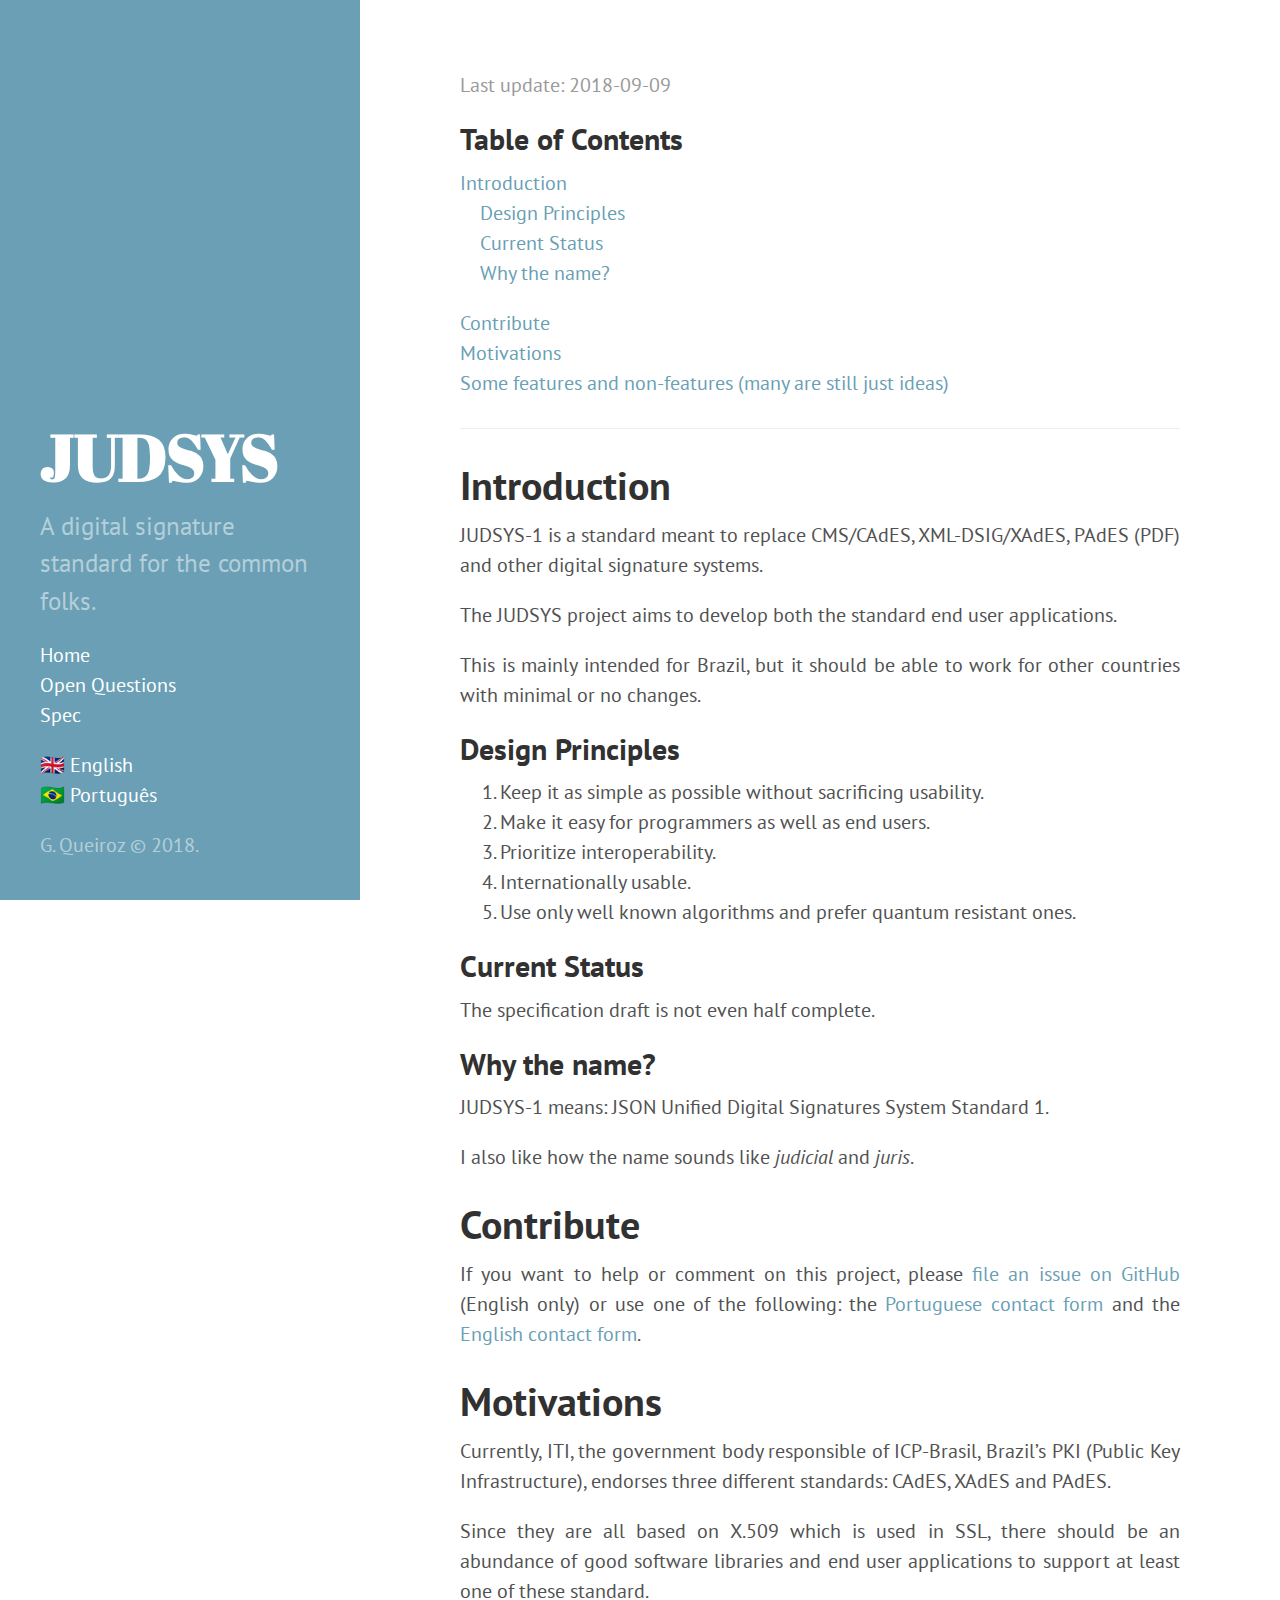
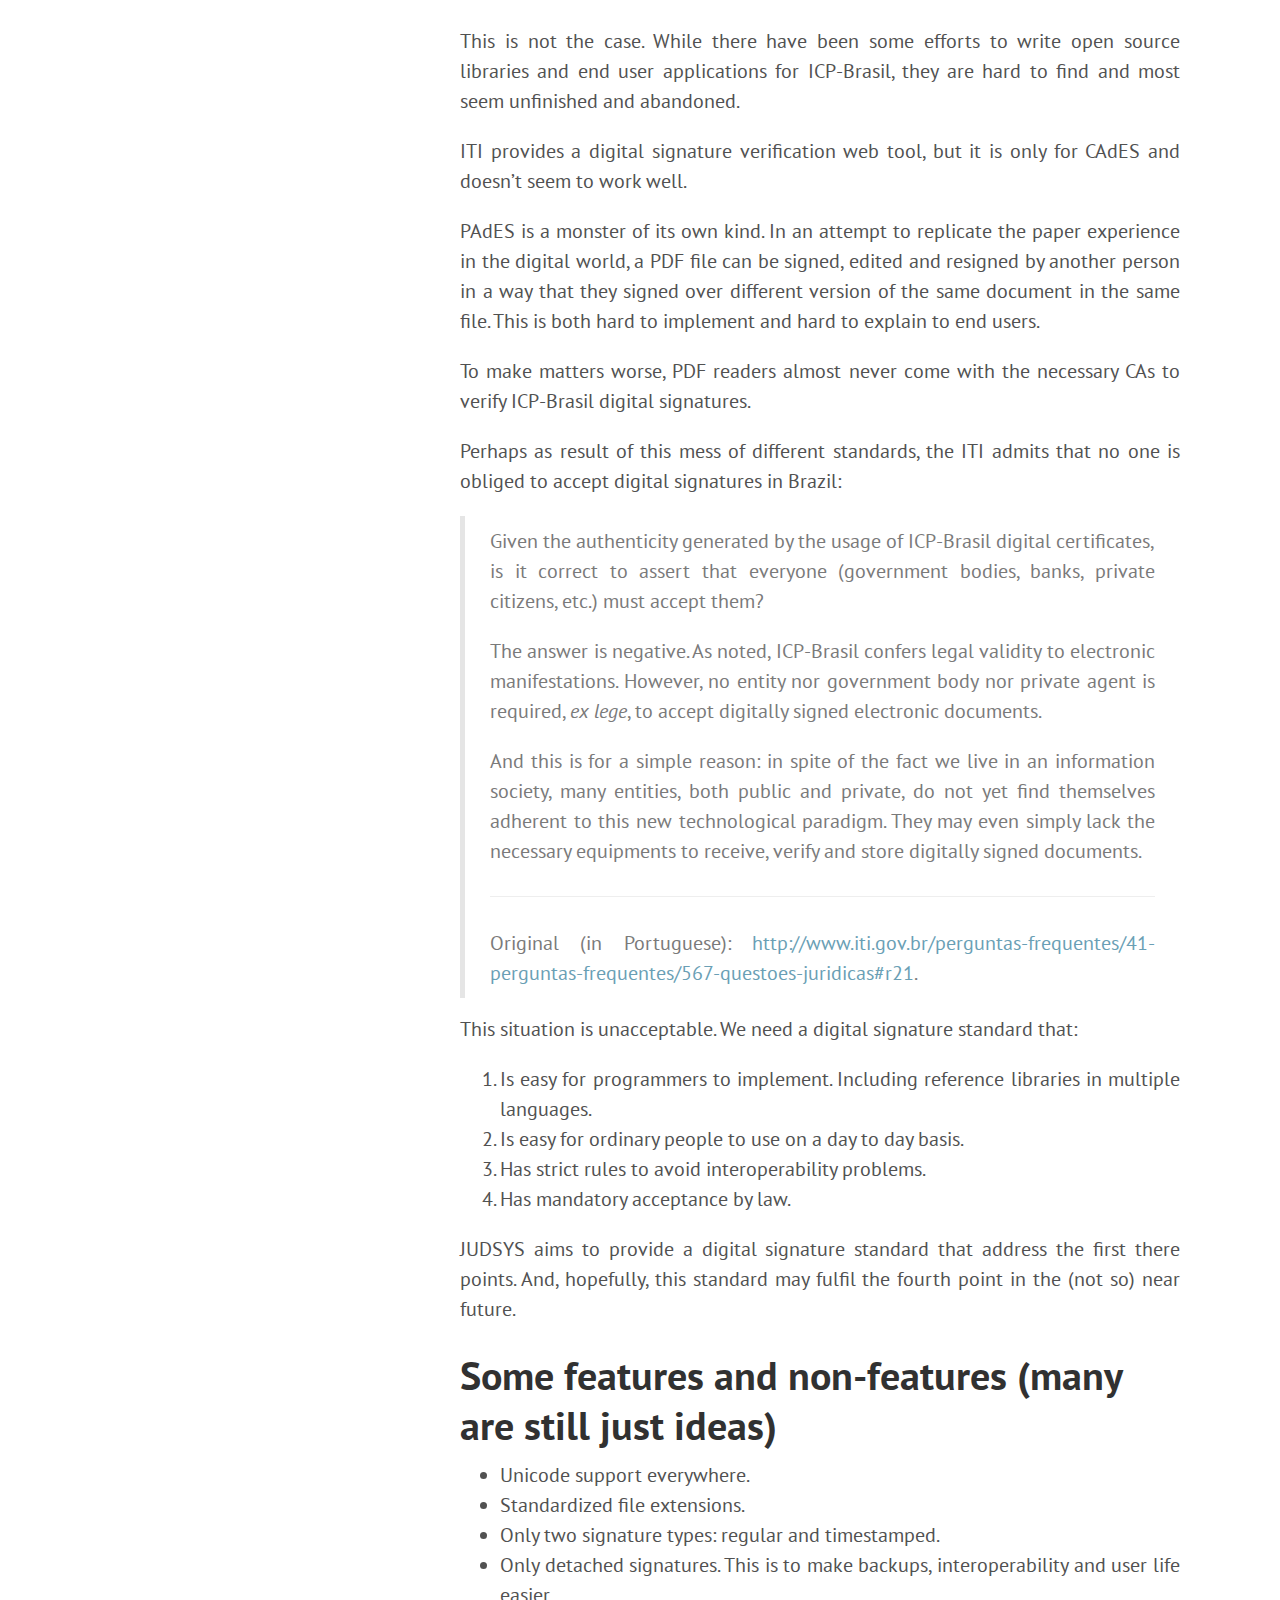
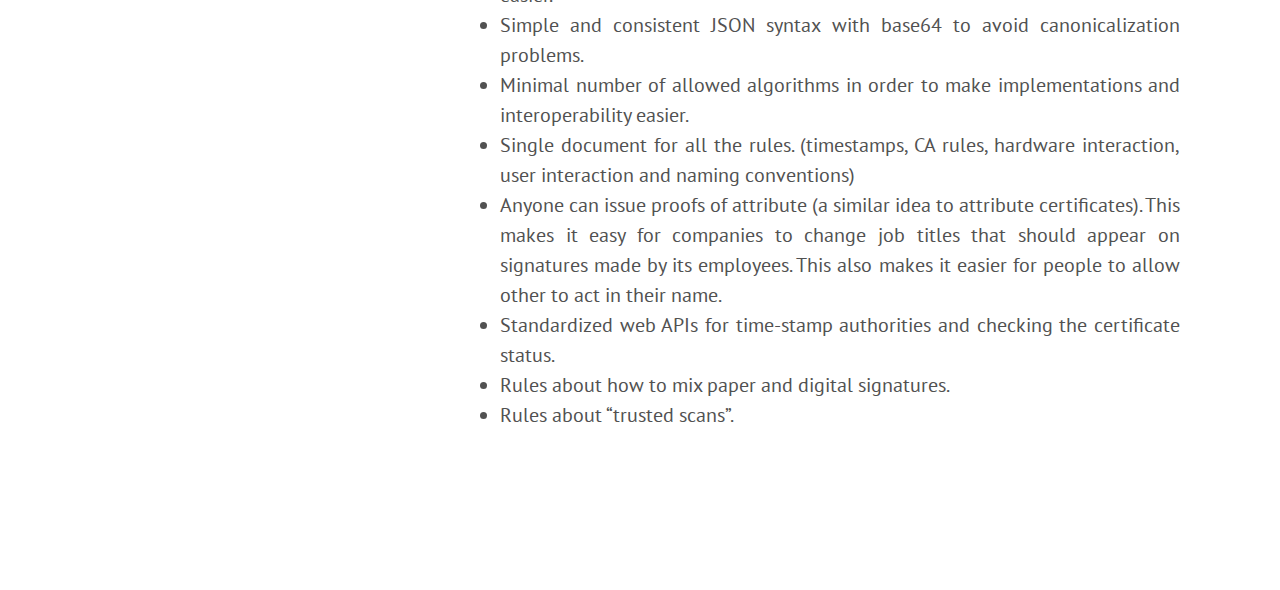
<file: en/index.html>
<!DOCTYPE html>
<html xmlns="http://www.w3.org/1999/xhtml" xml:lang="en" lang="en">
<head>
  <link href="//gmpg.org/xfn/11" rel="profile">
  <meta http-equiv="content-type" content="text/html; charset=utf-8">
  <meta name="generator" content="Hugo 0.47.1" />

  
  <meta name="viewport" content="width=device-width, initial-scale=1.0, maximum-scale=1">

  <title>JUDSYS</title>

  
  <link type="text/css" rel="stylesheet" href="https://judsys.github.io/css/print.css" media="print">
  <link type="text/css" rel="stylesheet" href="https://judsys.github.io/css/poole.css">
  <link type="text/css" rel="stylesheet" href="https://judsys.github.io/css/syntax.css">
  <link type="text/css" rel="stylesheet" href="https://judsys.github.io/css/hyde.css">
    <link rel="stylesheet" href="https://fonts.googleapis.com/css?family=Abril+Fatface|PT+Sans:400,400i,700">


  
  <link rel="apple-touch-icon-precomposed" sizes="144x144" href="/apple-touch-icon-144-precomposed.png">
  <link rel="shortcut icon" href="/favicon.png">

  
  <link href="https://judsys.github.io/en/index.xml" rel="alternate" type="application/rss+xml" title="JUDSYS" />

  
</head>

  <body class="theme-base-0d ">
  <div class="sidebar">
  <div class="container sidebar-sticky">
    <div class="sidebar-about">
      <a href="/en/"><h1>JUDSYS</h1></a>
      <p class="lead">
      A digital signature standard for the common folks.
      </p>
    </div>
    
    <ul class="sidebar-nav">
      <li><a href="/en/">Home</a> </li>
      <li><a href="/en/open_questions"> Open Questions </a></li><li><a href="/en/spec"> Spec </a></li>
    </ul>

    <ul class="sidebar-nav">
  
  <li><a href="https://judsys.github.io/en/">🇬🇧 English</a></li>
  
  <li><a href="https://judsys.github.io/pt/">🇧🇷 Português</a></li>
  
</ul>


    <p>G. Queiroz &copy; 2018.</p>
  </div>
</div>

    <div class="content container">
    <div class="post">
  <span class="post-date">Last update: 2018-09-09</span>
  
<aside>
    <header>
    <h2>Table of Contents</h2>
    </header>
    <nav id="TableOfContents">
<ul>
<li><a href="#introduction">Introduction</a>
<ul>
<li><a href="#design-principles">Design Principles</a></li>
<li><a href="#current-status">Current Status</a></li>
<li><a href="#why-the-name">Why the name?</a></li>
</ul></li>
<li><a href="#contribute">Contribute</a></li>
<li><a href="#motivations">Motivations</a></li>
<li><a href="#some-features-and-non-features-many-are-still-just-ideas">Some features and non-features (many are still just ideas)</a></li>
</ul>
</nav>
    <hr/>
</aside>

  

<h1 id="introduction">Introduction</h1>

<p>JUDSYS-1 is a standard meant to replace CMS/CAdES, XML-DSIG/XAdES, PAdES (PDF) and other digital signature systems.</p>

<p>The JUDSYS project aims to develop both the standard end user applications.</p>

<p>This is mainly intended for Brazil, but it should be able to work for other countries with minimal or no changes.</p>

<h2 id="design-principles">Design Principles</h2>

<ol>
<li>Keep it as simple as possible without sacrificing usability.</li>
<li>Make it easy for programmers as well as end users.</li>
<li>Prioritize interoperability.</li>
<li>Internationally usable.</li>
<li>Use only well known algorithms and prefer quantum resistant ones.</li>
</ol>

<h2 id="current-status">Current Status</h2>

<p>The specification draft is not even half complete.</p>

<h2 id="why-the-name">Why the name?</h2>

<p>JUDSYS-1 means: JSON Unified Digital Signatures System Standard 1.</p>

<p>I also like how the name sounds like <em>judicial</em> and <em>juris</em>.</p>

<h1 id="contribute">Contribute</h1>

<p>If you want to help or comment on this project, please <a href="https://github.com/JUDSYS/v1Spec/issues">file an issue on GitHub</a> (English only) or use one of the following: the <a href="https://goo.gl/forms/0ZvcYGGLDq9EA22C3">Portuguese contact form</a> and the <a href="https://goo.gl/forms/uijCieF4cWvsPTHX2">English contact form</a>.</p>

<h1 id="motivations">Motivations</h1>

<p>Currently, ITI, the government body responsible of ICP-Brasil, Brazil&rsquo;s PKI (Public Key Infrastructure), endorses three different standards: CAdES, XAdES and PAdES.</p>

<p>Since they are all based on X.509 which is used in SSL, there should be an abundance of good software libraries and end user applications to support at least one of these standard.</p>

<p>This is not the case. While there have been some efforts to write open source libraries and end user applications for ICP-Brasil, they are hard to find and most seem unfinished and abandoned.</p>

<p>ITI provides a digital signature verification web tool, but it is only for CAdES and doesn&rsquo;t seem to work well.</p>

<p>PAdES is a monster of its own kind. In an attempt to replicate the paper experience in the digital world, a PDF file can be signed, edited and resigned by another person in a way that they signed over different version of the same document in the same file. This is both hard to implement and hard to explain to end users.</p>

<p>To make matters worse, PDF readers almost never come with the necessary CAs to verify ICP-Brasil digital signatures.</p>

<p>Perhaps as result of this mess of different standards, the ITI admits that no one is obliged to accept digital signatures in Brazil:</p>

<blockquote>
<p>Given the authenticity generated by the usage of ICP-Brasil digital certificates, is it correct to assert that everyone (government bodies, banks, private citizens, etc.) must accept them?</p>

<p>The answer is negative. As noted, ICP-Brasil confers legal validity to electronic manifestations. However, no entity nor government body nor private agent is required, <em>ex lege</em>, to accept digitally signed electronic documents.</p>

<p>And this is for a simple reason: in spite of the fact we live in an information society, many entities, both public and private, do not yet find themselves adherent to this new technological paradigm. They may even simply lack the necessary equipments to receive, verify and store digitally signed documents.</p>

<hr />

<p>Original (in Portuguese): <a href="http://www.iti.gov.br/perguntas-frequentes/41-perguntas-frequentes/567-questoes-juridicas#r21">http://www.iti.gov.br/perguntas-frequentes/41-perguntas-frequentes/567-questoes-juridicas#r21</a>.</p>
</blockquote>

<p>This situation is unacceptable. We need a digital signature standard that:</p>

<ol>
<li>Is easy for programmers to implement. Including reference libraries in multiple languages.</li>
<li>Is easy for ordinary people to use on a day to day basis.</li>
<li>Has strict rules to avoid interoperability problems.</li>
<li>Has mandatory acceptance by law.</li>
</ol>

<p>JUDSYS aims to provide a digital signature standard that address the first there points. And, hopefully, this standard may fulfil the fourth point in the (not so) near future.</p>

<h1 id="some-features-and-non-features-many-are-still-just-ideas">Some features and non-features (many are still just ideas)</h1>

<ul>
<li>Unicode support everywhere.</li>
<li>Standardized file extensions.</li>
<li>Only two signature types: regular and timestamped.</li>
<li>Only detached signatures. This is to make backups, interoperability and user life easier.</li>
<li>Simple and consistent JSON syntax with base64 to avoid canonicalization problems.</li>
<li>Minimal number of allowed algorithms in order to make implementations and interoperability easier.</li>
<li>Single document for all the rules. (timestamps, CA rules, hardware interaction, user interaction and naming conventions)</li>
<li>Anyone can issue proofs of attribute (a similar idea to attribute certificates). This makes it easy for companies to change job titles that should appear on signatures made by its employees. This also makes it easier for people to allow other to act in their name.</li>
<li>Standardized web APIs for time-stamp authorities and checking the certificate status.</li>
<li>Rules about how to mix paper and digital signatures.</li>
<li>Rules about &ldquo;trusted scans&rdquo;.</li>
</ul>

</div>


    </div>

    
  </body>
</html>
</file>
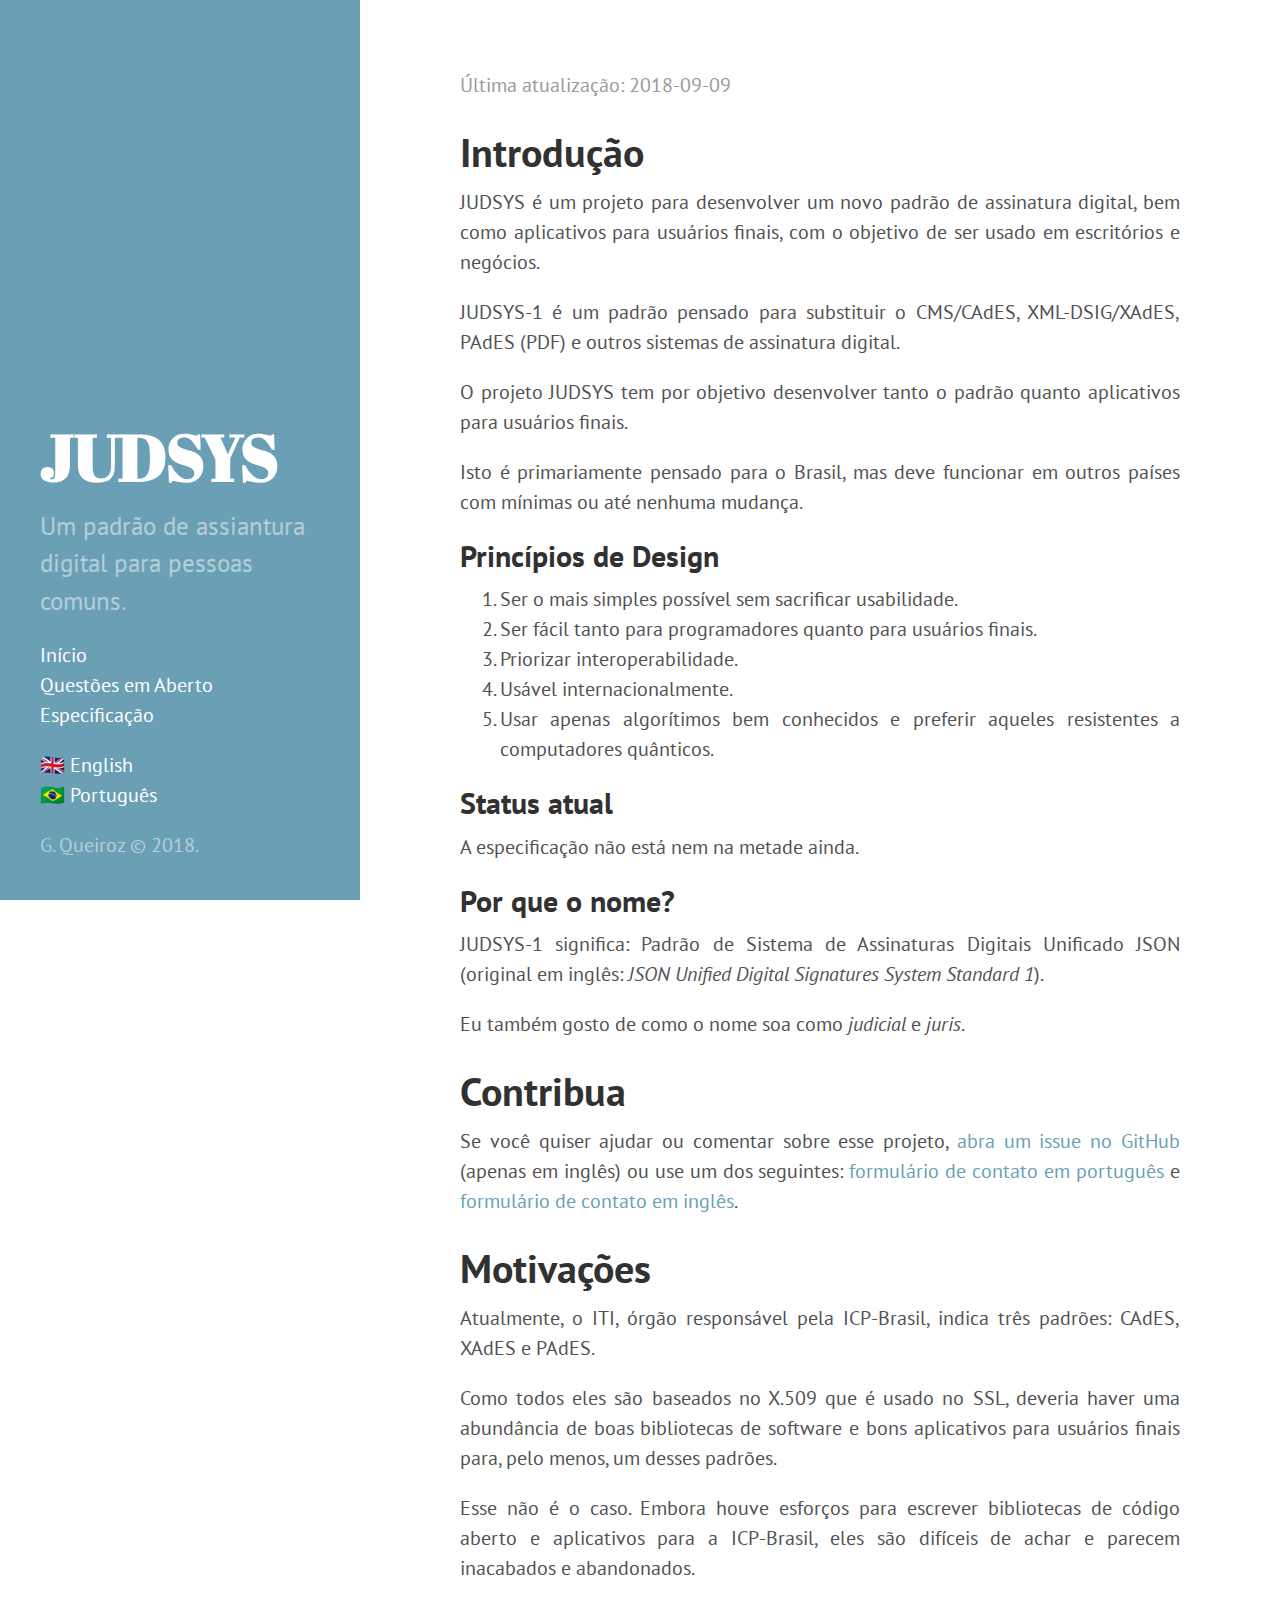
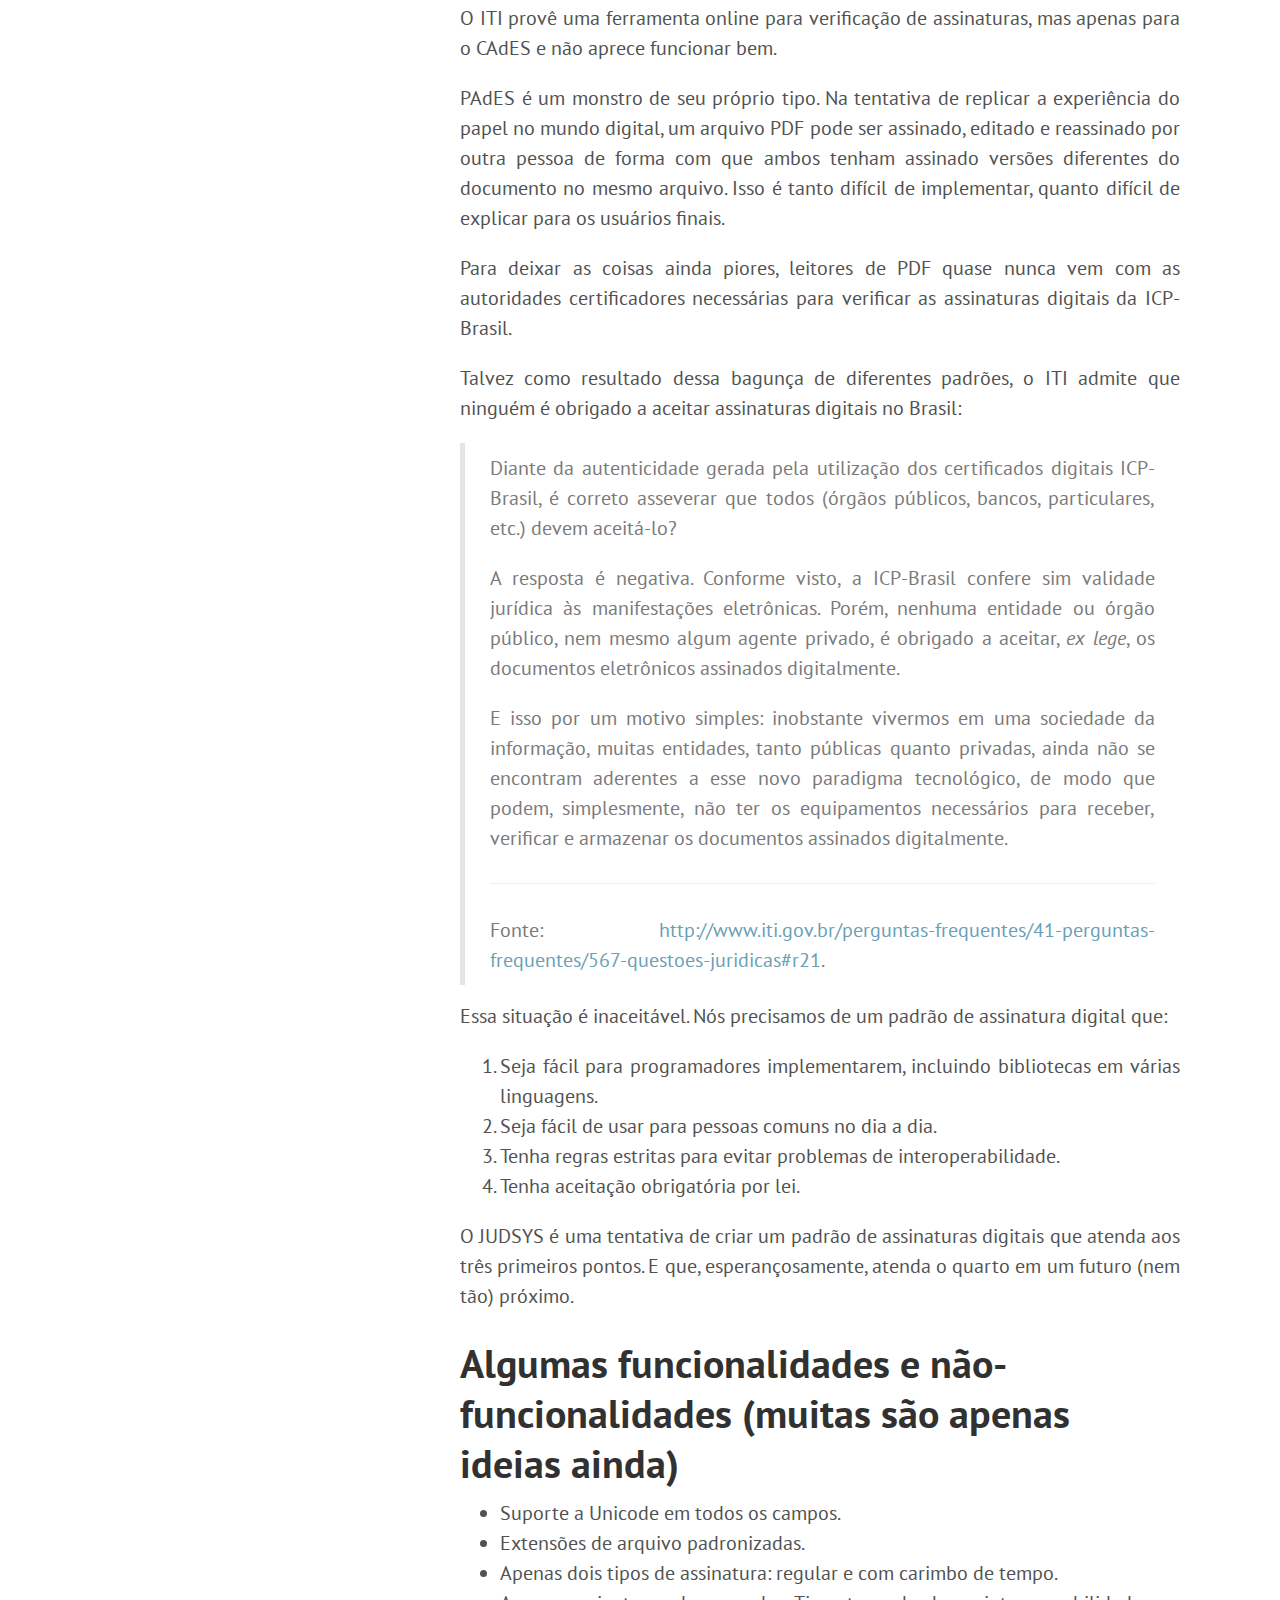
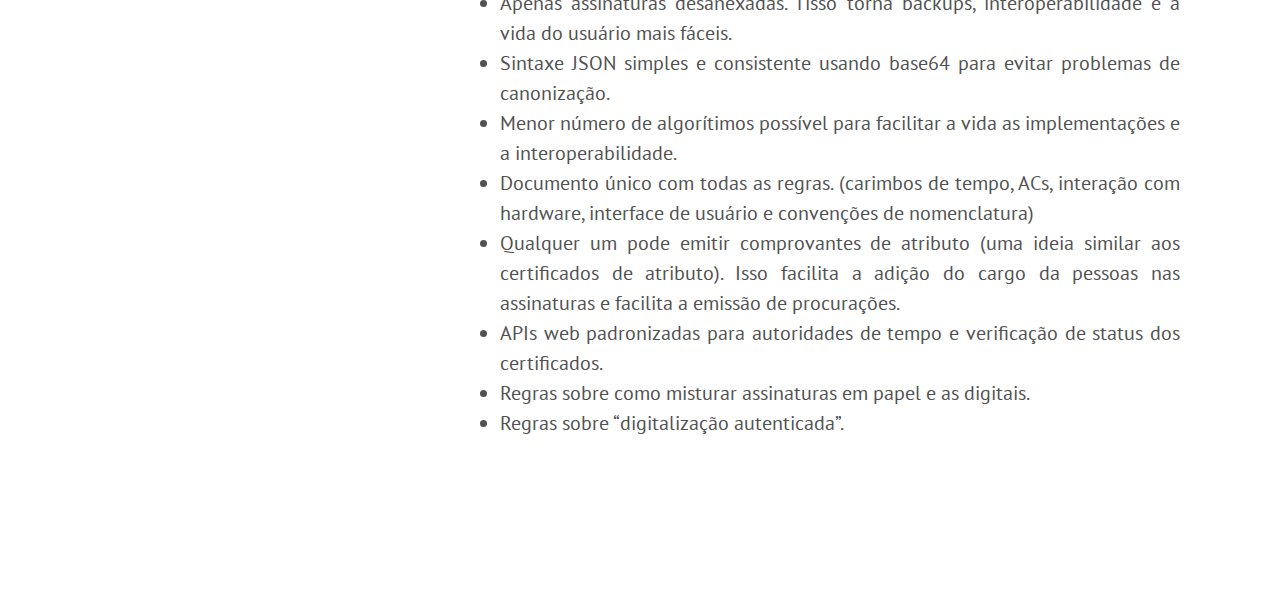
<file: pt/index.html>
<!DOCTYPE html>
<html xmlns="http://www.w3.org/1999/xhtml" xml:lang="en" lang="en">
<head>
  <link href="//gmpg.org/xfn/11" rel="profile">
  <meta http-equiv="content-type" content="text/html; charset=utf-8">
  <meta name="generator" content="Hugo 0.47.1" />

  
  <meta name="viewport" content="width=device-width, initial-scale=1.0, maximum-scale=1">

  <title>JUDSYS</title>

  
  <link type="text/css" rel="stylesheet" href="https://judsys.github.io/css/print.css" media="print">
  <link type="text/css" rel="stylesheet" href="https://judsys.github.io/css/poole.css">
  <link type="text/css" rel="stylesheet" href="https://judsys.github.io/css/syntax.css">
  <link type="text/css" rel="stylesheet" href="https://judsys.github.io/css/hyde.css">
    <link rel="stylesheet" href="https://fonts.googleapis.com/css?family=Abril+Fatface|PT+Sans:400,400i,700">


  
  <link rel="apple-touch-icon-precomposed" sizes="144x144" href="/apple-touch-icon-144-precomposed.png">
  <link rel="shortcut icon" href="/favicon.png">

  
  <link href="https://judsys.github.io/pt/index.xml" rel="alternate" type="application/rss+xml" title="JUDSYS" />

  
</head>

  <body class="theme-base-0d ">
  <div class="sidebar">
  <div class="container sidebar-sticky">
    <div class="sidebar-about">
      <a href="/pt/"><h1>JUDSYS</h1></a>
      <p class="lead">
      Um padrão de assiantura digital para pessoas comuns.
      </p>
    </div>
    
    <ul class="sidebar-nav">
      <li><a href="/pt/">Início</a> </li>
      <li><a href="/pt/open_questions"> Questões em Aberto </a></li><li><a href="/pt/spec"> Especificação </a></li>
    </ul>

    <ul class="sidebar-nav">
  
  <li><a href="https://judsys.github.io/en/">🇬🇧 English</a></li>
  
  <li><a href="https://judsys.github.io/pt/">🇧🇷 Português</a></li>
  
</ul>


    <p>G. Queiroz &copy; 2018.</p>
  </div>
</div>

    <div class="content container">
    <div class="post">
  <span class="post-date">Última atualização: 2018-09-09</span>
  
  

<h1 id="introdução">Introdução</h1>

<p>JUDSYS é um projeto para desenvolver um novo padrão de assinatura digital, bem como aplicativos para usuários finais, com o objetivo de ser usado em escritórios e negócios.</p>

<p>JUDSYS-1 é um padrão pensado para substituir o CMS/CAdES, XML-DSIG/XAdES, PAdES (PDF) e outros sistemas de assinatura digital.</p>

<p>O projeto JUDSYS tem por objetivo desenvolver tanto o padrão quanto aplicativos para usuários finais.</p>

<p>Isto é primariamente pensado para o Brasil, mas deve funcionar em outros países com mínimas ou até nenhuma mudança.</p>

<h2 id="princípios-de-design">Princípios de Design</h2>

<ol>
<li>Ser o mais simples possível sem sacrificar usabilidade.</li>
<li>Ser fácil tanto para programadores quanto para usuários finais.</li>
<li>Priorizar interoperabilidade.</li>
<li>Usável internacionalmente.</li>
<li>Usar apenas algorítimos bem conhecidos e preferir aqueles resistentes a computadores quânticos.</li>
</ol>

<h2 id="status-atual">Status atual</h2>

<p>A especificação não está nem na metade ainda.</p>

<h2 id="por-que-o-nome">Por que o nome?</h2>

<p>JUDSYS-1 significa: Padrão de Sistema de Assinaturas Digitais Unificado JSON (original em inglês: <em>JSON Unified Digital Signatures System Standard 1</em>).</p>

<p>Eu também gosto de como o nome soa como <em>judicial</em> e <em>juris</em>.</p>

<h1 id="contribua">Contribua</h1>

<p>Se você quiser ajudar ou comentar sobre esse projeto, <a href="https://github.com/JUDSYS/v1Spec/issues">abra um issue no GitHub</a> (apenas em inglês) ou use um dos seguintes: <a href="https://goo.gl/forms/0ZvcYGGLDq9EA22C3">formulário de contato em português</a> e <a href="https://goo.gl/forms/uijCieF4cWvsPTHX2">formulário de contato em inglês</a>.</p>

<h1 id="motivações">Motivações</h1>

<p>Atualmente, o ITI, órgão responsável pela ICP-Brasil, indica três padrões: CAdES, XAdES e PAdES.</p>

<p>Como todos eles são baseados no X.509 que é usado no SSL, deveria haver uma abundância de boas bibliotecas de software e bons aplicativos para usuários finais para, pelo menos, um desses padrões.</p>

<p>Esse não é o caso. Embora houve esforços para escrever bibliotecas de código aberto e aplicativos para a ICP-Brasil, eles são difíceis de achar e parecem inacabados e abandonados.</p>

<p>O ITI provê uma ferramenta online para verificação de assinaturas, mas apenas para o CAdES e não aprece funcionar bem.</p>

<p>PAdES é um monstro de seu próprio tipo. Na tentativa de replicar a experiência do papel no mundo digital, um arquivo PDF pode ser assinado, editado e reassinado por outra pessoa de forma com que ambos tenham assinado versões diferentes do documento no mesmo arquivo. Isso é tanto difícil de implementar, quanto difícil de explicar para os usuários finais.</p>

<p>Para deixar as coisas ainda piores, leitores de PDF quase nunca vem com as autoridades certificadores necessárias para verificar as assinaturas digitais da ICP-Brasil.</p>

<p>Talvez como resultado dessa bagunça de diferentes padrões, o ITI admite que ninguém é obrigado a aceitar assinaturas digitais no Brasil:</p>

<blockquote>
<p>Diante da autenticidade gerada pela utilização dos certificados digitais ICP-Brasil, é correto asseverar que todos (órgãos públicos, bancos, particulares, etc.) devem aceitá-lo?</p>

<p>A resposta é negativa. Conforme visto, a ICP-Brasil confere sim validade jurídica às manifestações eletrônicas. Porém, nenhuma entidade ou órgão público, nem mesmo algum agente privado, é obrigado a aceitar, <em>ex lege</em>, os documentos eletrônicos assinados digitalmente.</p>

<p>E isso por um motivo simples: inobstante vivermos em uma sociedade da informação, muitas entidades, tanto públicas quanto privadas, ainda não se encontram aderentes a esse novo paradigma tecnológico, de modo que podem, simplesmente, não ter os equipamentos necessários para receber, verificar e armazenar os documentos assinados digitalmente.</p>

<hr />

<p>Fonte: <a href="http://www.iti.gov.br/perguntas-frequentes/41-perguntas-frequentes/567-questoes-juridicas#r21">http://www.iti.gov.br/perguntas-frequentes/41-perguntas-frequentes/567-questoes-juridicas#r21</a>.</p>
</blockquote>

<p>Essa situação é inaceitável. Nós precisamos de um padrão de assinatura digital que:</p>

<ol>
<li>Seja fácil para programadores implementarem, incluindo bibliotecas em várias linguagens.</li>
<li>Seja fácil de usar para pessoas comuns no dia a dia.</li>
<li>Tenha regras estritas para evitar problemas de interoperabilidade.</li>
<li>Tenha aceitação obrigatória por lei.</li>
</ol>

<p>O JUDSYS é uma tentativa de criar um padrão de assinaturas digitais que atenda aos três primeiros pontos. E que, esperançosamente, atenda o quarto em um futuro (nem tão) próximo.</p>

<h1 id="algumas-funcionalidades-e-não-funcionalidades-muitas-são-apenas-ideias-ainda">Algumas funcionalidades e não-funcionalidades (muitas são apenas ideias ainda)</h1>

<ul>
<li>Suporte a Unicode em todos os campos.</li>
<li>Extensões de arquivo padronizadas.</li>
<li>Apenas dois tipos de assinatura: regular e com carimbo de tempo.</li>
<li>Apenas assinaturas desanexadas. Tisso torna backups, interoperabilidade e a vida do usuário mais fáceis.</li>
<li>Sintaxe JSON simples e consistente usando base64 para evitar problemas de canonização.</li>
<li>Menor número de algorítimos possível para facilitar a vida as implementações e a interoperabilidade.</li>
<li>Documento único com todas as regras. (carimbos de tempo, ACs, interação com hardware, interface de usuário e convenções de nomenclatura)</li>
<li>Qualquer um pode emitir comprovantes de atributo (uma ideia similar aos certificados de atributo). Isso facilita a adição do cargo da pessoas nas assinaturas e facilita a emissão de procurações.</li>
<li>APIs web padronizadas para autoridades de tempo e verificação de status dos certificados.</li>
<li>Regras sobre como misturar assinaturas em papel e as digitais.</li>
<li>Regras sobre &ldquo;digitalização autenticada&rdquo;.</li>
</ul>

</div>


    </div>

    
  </body>
</html>
</file>
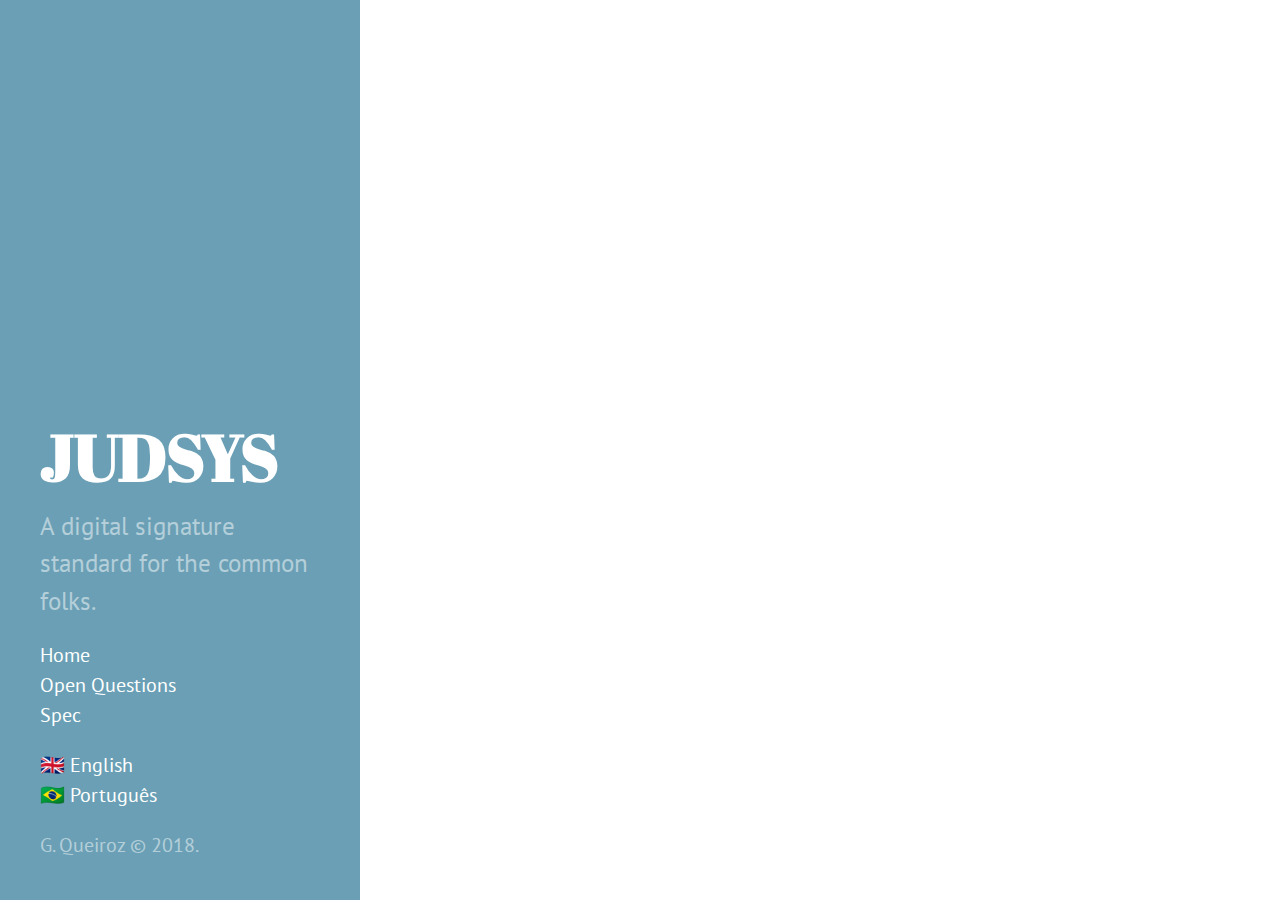
<file: en/categories/index.html>
<!DOCTYPE html>
<html xmlns="http://www.w3.org/1999/xhtml" xml:lang="en" lang="en">
<head>
  <link href="//gmpg.org/xfn/11" rel="profile">
  <meta http-equiv="content-type" content="text/html; charset=utf-8">
  <meta name="generator" content="Hugo 0.47.1" />

  
  <meta name="viewport" content="width=device-width, initial-scale=1.0, maximum-scale=1">

  <title>Categories &middot; JUDSYS</title>

  
  <link type="text/css" rel="stylesheet" href="https://judsys.github.io/css/print.css" media="print">
  <link type="text/css" rel="stylesheet" href="https://judsys.github.io/css/poole.css">
  <link type="text/css" rel="stylesheet" href="https://judsys.github.io/css/syntax.css">
  <link type="text/css" rel="stylesheet" href="https://judsys.github.io/css/hyde.css">
    <link rel="stylesheet" href="https://fonts.googleapis.com/css?family=Abril+Fatface|PT+Sans:400,400i,700">


  
  <link rel="apple-touch-icon-precomposed" sizes="144x144" href="/apple-touch-icon-144-precomposed.png">
  <link rel="shortcut icon" href="/favicon.png">

  
  <link href="https://judsys.github.io/en/categories/index.xml" rel="alternate" type="application/rss+xml" title="JUDSYS" />

  
</head>

  <body class="theme-base-0d ">
  <div class="sidebar">
  <div class="container sidebar-sticky">
    <div class="sidebar-about">
      <a href="/en/"><h1>JUDSYS</h1></a>
      <p class="lead">
      A digital signature standard for the common folks.
      </p>
    </div>
    
    <ul class="sidebar-nav">
      <li><a href="/en/">Home</a> </li>
      <li><a href="/en/open_questions"> Open Questions </a></li><li><a href="/en/spec"> Spec </a></li>
    </ul>

    <ul class="sidebar-nav">
  
  <li><a href="https://judsys.github.io/en/categories/">🇬🇧 English</a></li>
  
  <li><a href="https://judsys.github.io/pt/categories/">🇧🇷 Português</a></li>
  
</ul>


    <p>G. Queiroz &copy; 2018.</p>
  </div>
</div>

    <div class="content container">
    <ul class="posts">

</ul>
    </div>

    
  </body>
</html>
</file>
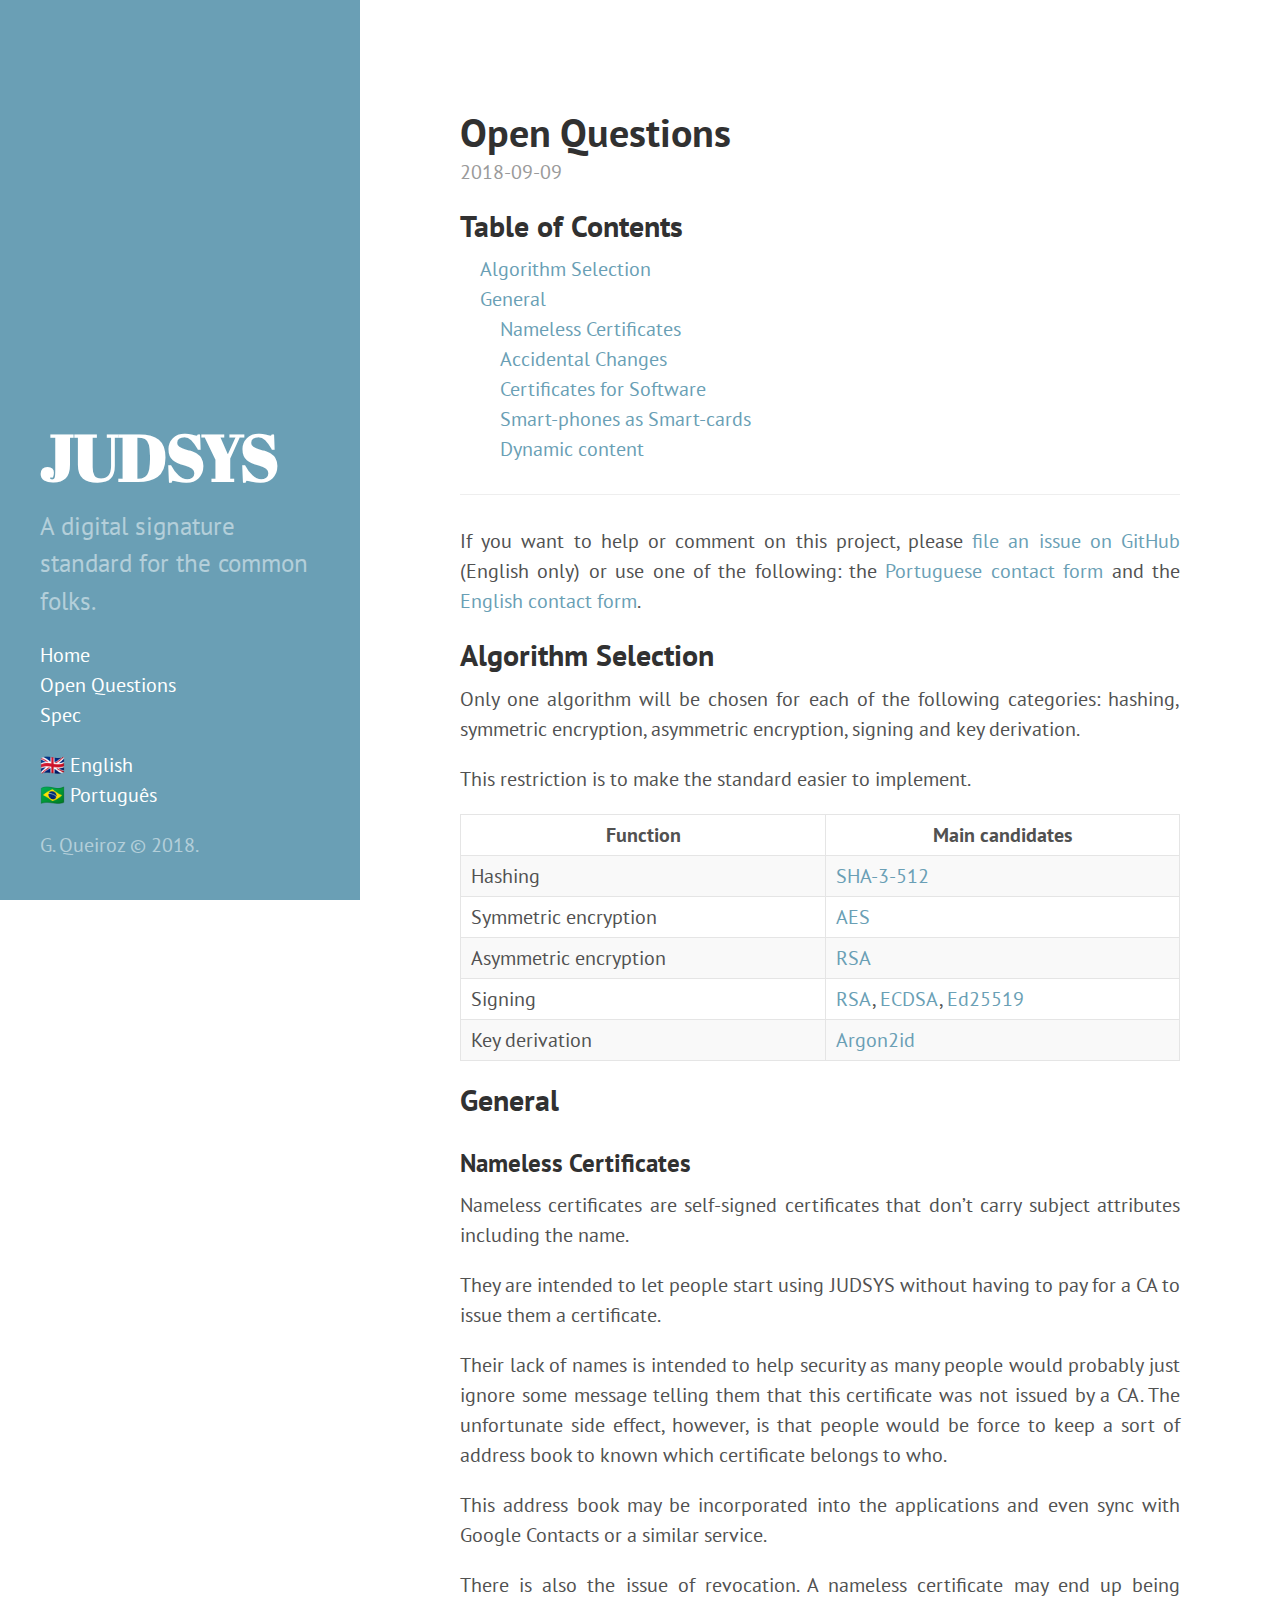
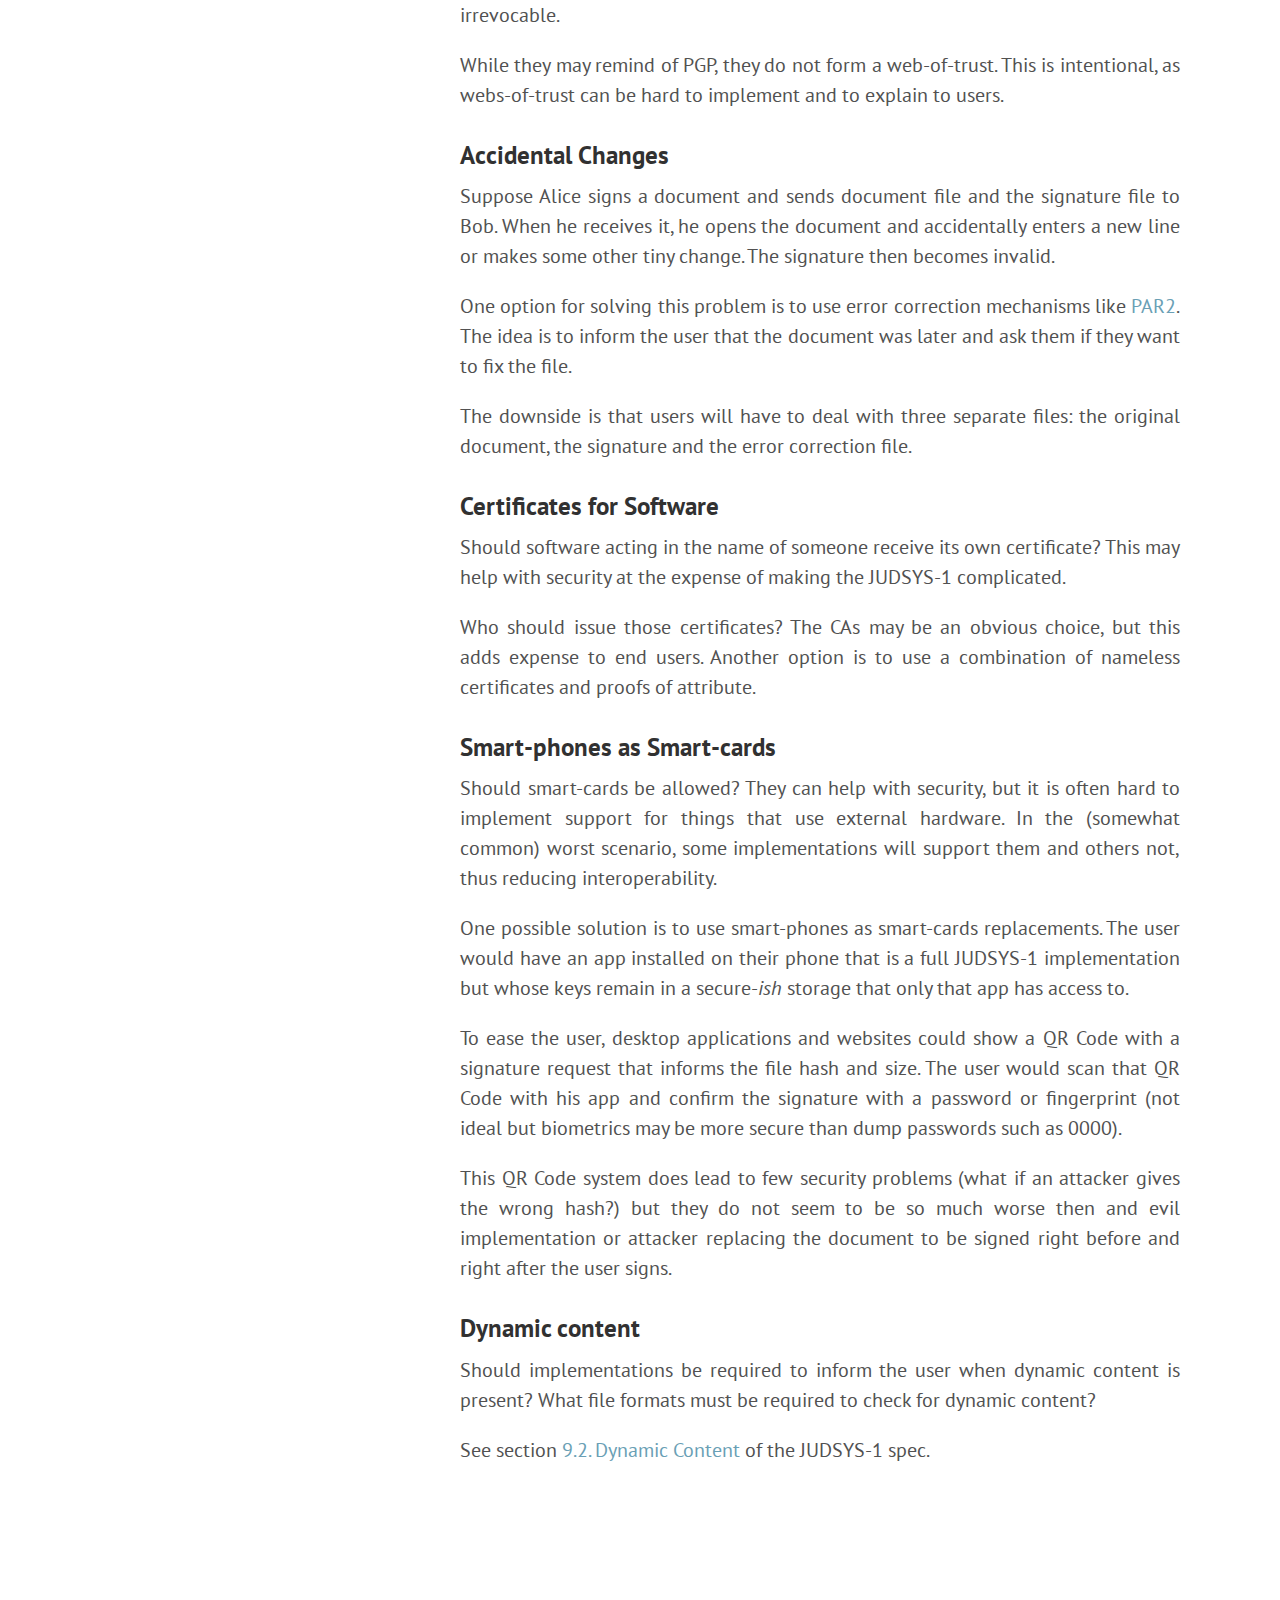
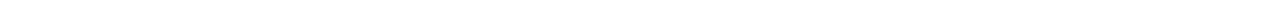
<file: en/open_questions/index.html>
<!DOCTYPE html>
<html xmlns="http://www.w3.org/1999/xhtml" xml:lang="en" lang="en">
<head>
  <link href="//gmpg.org/xfn/11" rel="profile">
  <meta http-equiv="content-type" content="text/html; charset=utf-8">
  <meta name="generator" content="Hugo 0.47.1" />

  
  <meta name="viewport" content="width=device-width, initial-scale=1.0, maximum-scale=1">

  <title>Open Questions &middot; JUDSYS</title>

  
  <link type="text/css" rel="stylesheet" href="https://judsys.github.io/css/print.css" media="print">
  <link type="text/css" rel="stylesheet" href="https://judsys.github.io/css/poole.css">
  <link type="text/css" rel="stylesheet" href="https://judsys.github.io/css/syntax.css">
  <link type="text/css" rel="stylesheet" href="https://judsys.github.io/css/hyde.css">
    <link rel="stylesheet" href="https://fonts.googleapis.com/css?family=Abril+Fatface|PT+Sans:400,400i,700">


  
  <link rel="apple-touch-icon-precomposed" sizes="144x144" href="/apple-touch-icon-144-precomposed.png">
  <link rel="shortcut icon" href="/favicon.png">

  
  <link href="" rel="alternate" type="application/rss+xml" title="JUDSYS" />

  
</head>

  <body class="theme-base-0d ">
  <div class="sidebar">
  <div class="container sidebar-sticky">
    <div class="sidebar-about">
      <a href="/en/"><h1>JUDSYS</h1></a>
      <p class="lead">
      A digital signature standard for the common folks.
      </p>
    </div>
    
    <ul class="sidebar-nav">
      <li><a href="/en/">Home</a> </li>
      <li><a href="/en/open_questions"> Open Questions </a></li><li><a href="/en/spec"> Spec </a></li>
    </ul>

    <ul class="sidebar-nav">
  
  <li><a href="https://judsys.github.io/en/open_questions/">🇬🇧 English</a></li>
  
  <li><a href="https://judsys.github.io/pt/open_questions/">🇧🇷 Português</a></li>
  
</ul>


    <p>G. Queiroz &copy; 2018.</p>
  </div>
</div>

    <div class="content container">
    <div class="post">
  <h1>Open Questions</h1>
  <span class="post-date">2018-09-09</span>
  
<aside>
    <header>
    <h2>Table of Contents</h2>
    </header>
    <nav id="TableOfContents">
<ul>
<li>
<ul>
<li><a href="#algorithm-selection">Algorithm Selection</a></li>
<li><a href="#general">General</a>
<ul>
<li><a href="#nameless-certificates">Nameless Certificates</a></li>
<li><a href="#accidental-changes">Accidental Changes</a></li>
<li><a href="#certificates-for-software">Certificates for Software</a></li>
<li><a href="#smart-phones-as-smart-cards">Smart-phones as Smart-cards</a></li>
<li><a href="#dynamic-content">Dynamic content</a></li>
</ul></li>
</ul></li>
</ul>
</nav>
    <hr/>
</aside>

  

<p>If you want to help or comment on this project, please <a href="https://github.com/JUDSYS/v1Spec/issues">file an issue on GitHub</a> (English only) or use one of the following: the <a href="https://goo.gl/forms/0ZvcYGGLDq9EA22C3">Portuguese contact form</a> and the <a href="https://goo.gl/forms/uijCieF4cWvsPTHX2">English contact form</a>.</p>

<h2 id="algorithm-selection">Algorithm Selection</h2>

<p>Only one algorithm will be chosen for each of the following categories: hashing, symmetric encryption, asymmetric encryption, signing and key derivation.</p>

<p>This restriction is to make the standard easier to implement.</p>

<table>
<thead>
<tr>
<th>Function</th>
<th>Main candidates</th>
</tr>
</thead>

<tbody>
<tr>
<td>Hashing</td>
<td><a href="https://en.wikipedia.org/wiki/SHA-3">SHA-3-512</a></td>
</tr>

<tr>
<td>Symmetric encryption</td>
<td><a href="https://en.wikipedia.org/wiki/Advanced_Encryption_Standard">AES</a></td>
</tr>

<tr>
<td>Asymmetric encryption</td>
<td><a href="https://en.wikipedia.org/wiki/RSA_(cryptosystem)">RSA</a></td>
</tr>

<tr>
<td>Signing</td>
<td><a href="https://en.wikipedia.org/wiki/RSA_(cryptosystem)">RSA</a>, <a href="https://en.wikipedia.org/wiki/ECDSA">ECDSA</a>, <a href="https://en.wikipedia.org/wiki/EdDSA#Ed25519">Ed25519</a></td>
</tr>

<tr>
<td>Key derivation</td>
<td><a href="https://en.wikipedia.org/wiki/Argon2">Argon2id</a></td>
</tr>
</tbody>
</table>

<h2 id="general">General</h2>

<h3 id="nameless-certificates">Nameless Certificates</h3>

<p>Nameless certificates are self-signed certificates that don&rsquo;t carry subject attributes including the name.</p>

<p>They are intended to let people start using JUDSYS without having to pay for a CA to issue them a certificate.</p>

<p>Their lack of names is intended to help security as many people would probably just ignore some message telling them that this certificate was not issued by a CA. The unfortunate side effect, however, is that people would be force to keep a sort of address book to known which certificate belongs to who.</p>

<p>This address book may be incorporated into the applications and even sync with Google Contacts or a similar service.</p>

<p>There is also the issue of revocation. A nameless certificate may end up being irrevocable.</p>

<p>While they may remind of PGP, they do not form a web-of-trust. This is intentional, as webs-of-trust can be hard to implement and to explain to users.</p>

<h3 id="accidental-changes">Accidental Changes</h3>

<p>Suppose Alice signs a document and sends document file and the signature file to Bob. When he receives it, he opens the document and accidentally enters a new line or makes some other tiny change. The signature then becomes invalid.</p>

<p>One option for solving this problem is to use error correction mechanisms like <a href="https://en.wikipedia.org/wiki/Parchive">PAR2</a>. The idea is to inform the user that the document was later and ask them if they want to fix the file.</p>

<p>The downside is that users will have to deal with three separate files: the original document, the signature and the error correction file.</p>

<h3 id="certificates-for-software">Certificates for Software</h3>

<p>Should software acting in the name of someone receive its own certificate? This may help with security at the expense of making the JUDSYS-1 complicated.</p>

<p>Who should issue those certificates? The CAs may be an obvious choice, but this adds expense to end users. Another option is to use a combination of nameless certificates and proofs of attribute.</p>

<h3 id="smart-phones-as-smart-cards">Smart-phones as Smart-cards</h3>

<p>Should smart-cards be allowed? They can help with security, but it is often hard to implement support for things that use external hardware. In the (somewhat common) worst scenario, some implementations will support them and others not, thus reducing interoperability.</p>

<p>One possible solution is to use smart-phones as smart-cards replacements. The user would have an app installed on their phone that is a full JUDSYS-1 implementation but whose keys remain in a secure-<em>ish</em> storage that only that app has access to.</p>

<p>To ease the user, desktop applications and websites could show a QR Code with a signature request that informs the file hash and size. The user would scan that QR Code with his app and confirm the signature with a password or fingerprint (not ideal but biometrics may be more secure than dump passwords such as 0000).</p>

<p>This QR Code system does lead to few security problems (what if an attacker gives the wrong hash?) but they do not seem to be so much worse then and evil implementation or attacker replacing the document to be signed right before and right after the user signs.</p>

<h3 id="dynamic-content">Dynamic content</h3>

<p>Should implementations be required to inform the user when dynamic content is present? What file formats must be required to check for dynamic content?</p>

<p>See section <a href="/specs/draft-judsys1-latest.html#rfc.section.9.2">9.2. Dynamic Content</a> of the JUDSYS-1 spec.</p>

</div>


    </div>

    
  </body>
</html>
</file>
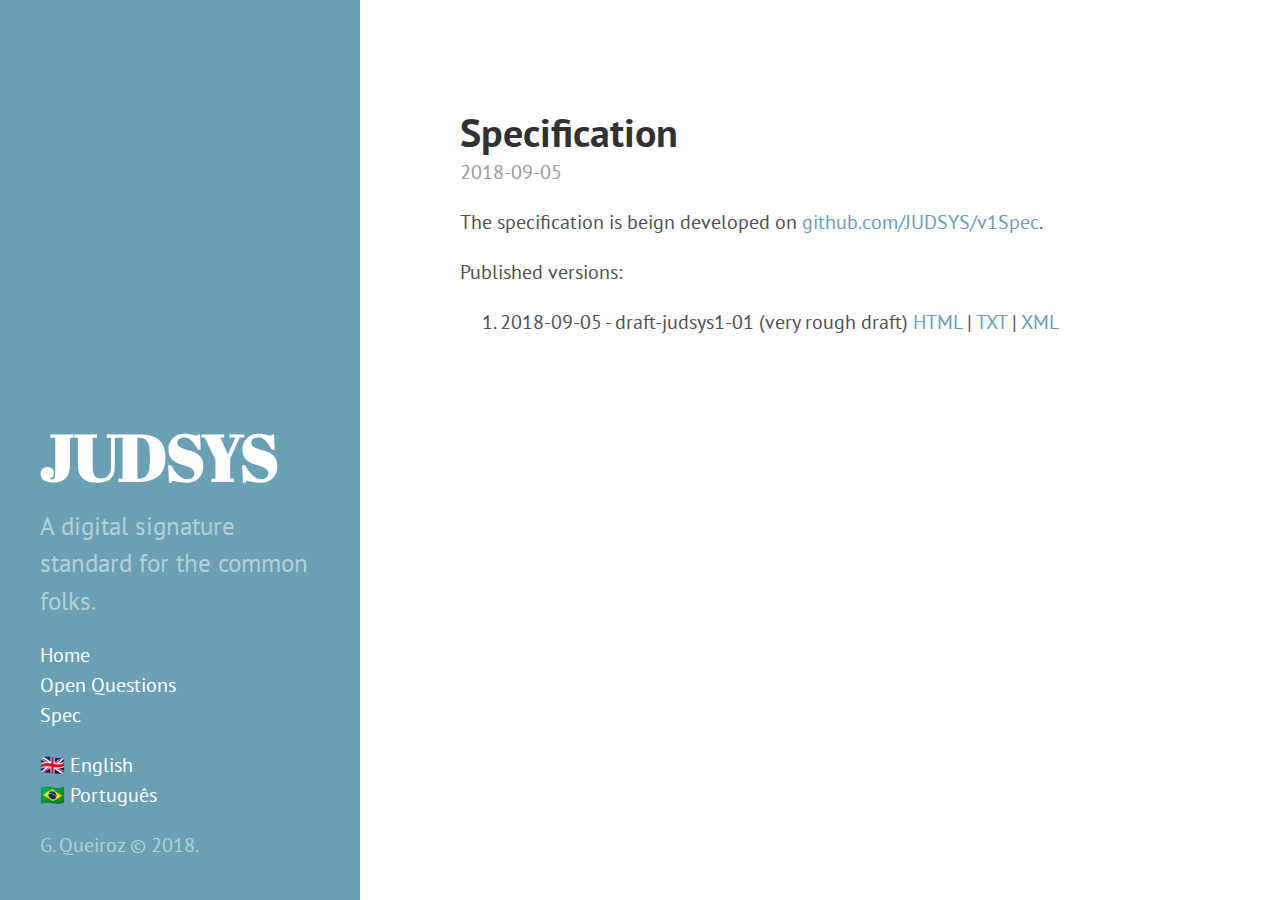
<file: en/spec/index.html>
<!DOCTYPE html>
<html xmlns="http://www.w3.org/1999/xhtml" xml:lang="en" lang="en">
<head>
  <link href="//gmpg.org/xfn/11" rel="profile">
  <meta http-equiv="content-type" content="text/html; charset=utf-8">
  <meta name="generator" content="Hugo 0.47.1" />

  
  <meta name="viewport" content="width=device-width, initial-scale=1.0, maximum-scale=1">

  <title>Specification &middot; JUDSYS</title>

  
  <link type="text/css" rel="stylesheet" href="https://judsys.github.io/css/print.css" media="print">
  <link type="text/css" rel="stylesheet" href="https://judsys.github.io/css/poole.css">
  <link type="text/css" rel="stylesheet" href="https://judsys.github.io/css/syntax.css">
  <link type="text/css" rel="stylesheet" href="https://judsys.github.io/css/hyde.css">
    <link rel="stylesheet" href="https://fonts.googleapis.com/css?family=Abril+Fatface|PT+Sans:400,400i,700">


  
  <link rel="apple-touch-icon-precomposed" sizes="144x144" href="/apple-touch-icon-144-precomposed.png">
  <link rel="shortcut icon" href="/favicon.png">

  
  <link href="" rel="alternate" type="application/rss+xml" title="JUDSYS" />

  
</head>

  <body class="theme-base-0d ">
  <div class="sidebar">
  <div class="container sidebar-sticky">
    <div class="sidebar-about">
      <a href="/en/"><h1>JUDSYS</h1></a>
      <p class="lead">
      A digital signature standard for the common folks.
      </p>
    </div>
    
    <ul class="sidebar-nav">
      <li><a href="/en/">Home</a> </li>
      <li><a href="/en/open_questions"> Open Questions </a></li><li><a href="/en/spec"> Spec </a></li>
    </ul>

    <ul class="sidebar-nav">
  
  <li><a href="https://judsys.github.io/en/spec/">🇬🇧 English</a></li>
  
  <li><a href="https://judsys.github.io/pt/spec/">🇧🇷 Português</a></li>
  
</ul>


    <p>G. Queiroz &copy; 2018.</p>
  </div>
</div>

    <div class="content container">
    <div class="post">
  <h1>Specification</h1>
  <span class="post-date">2018-09-05</span>
  
  <p>The specification is beign developed on <a href="https://github.com/judsys/v1spec">github.com/JUDSYS/v1Spec</a>.</p>

<p>Published versions:</p>

<ol>
<li>2018-09-05 - draft-judsys1-01 (very rough draft) <a href="/static/draft-judsys1-01.html">HTML</a> | <a href="/static/draft-judsys1-01.txt">TXT</a> | <a href="/static/draft-judsys1-01.xml">XML</a></li>
</ol>

</div>


    </div>

    
  </body>
</html>
</file>
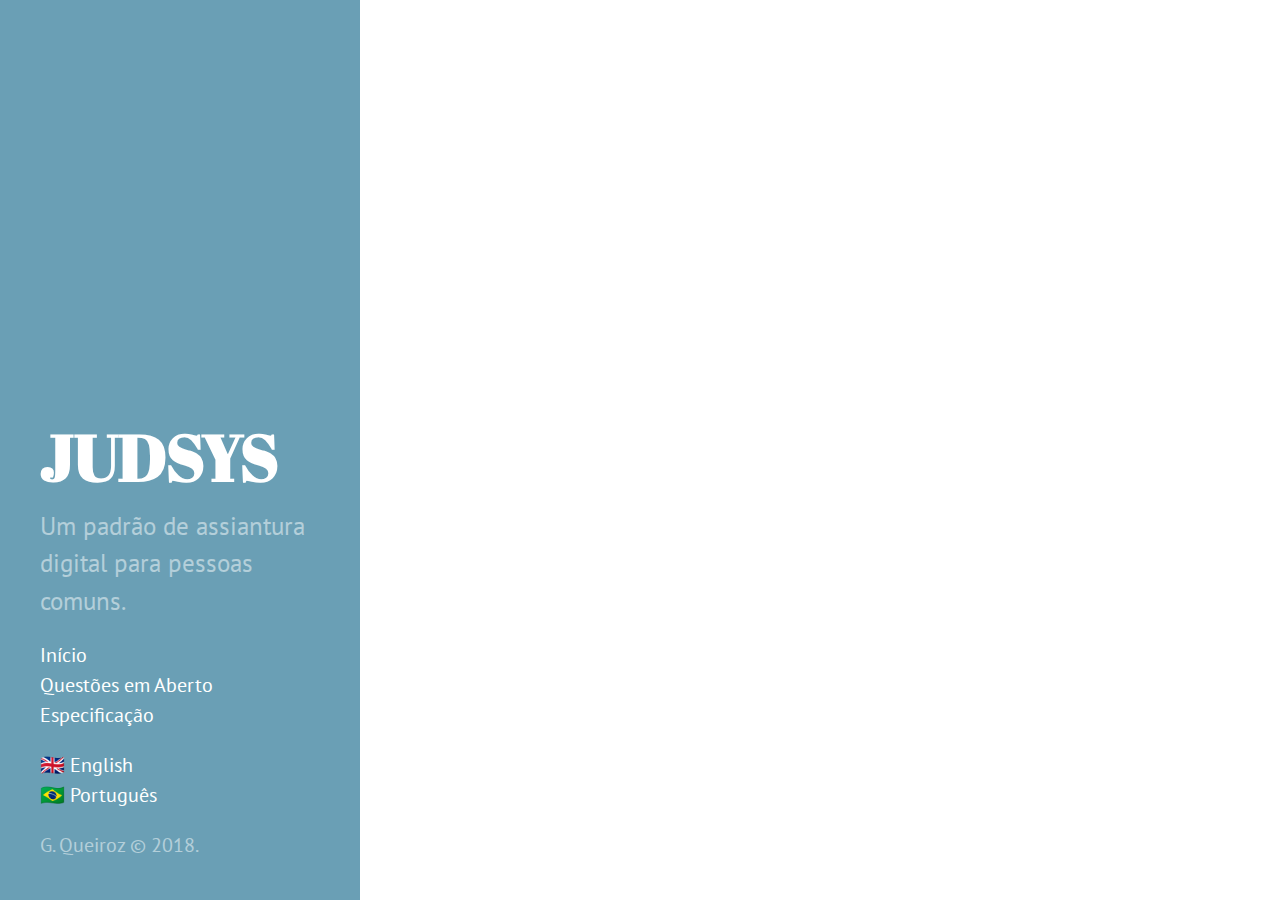
<file: pt/categories/index.html>
<!DOCTYPE html>
<html xmlns="http://www.w3.org/1999/xhtml" xml:lang="en" lang="en">
<head>
  <link href="//gmpg.org/xfn/11" rel="profile">
  <meta http-equiv="content-type" content="text/html; charset=utf-8">
  <meta name="generator" content="Hugo 0.47.1" />

  
  <meta name="viewport" content="width=device-width, initial-scale=1.0, maximum-scale=1">

  <title>Categories &middot; JUDSYS</title>

  
  <link type="text/css" rel="stylesheet" href="https://judsys.github.io/css/print.css" media="print">
  <link type="text/css" rel="stylesheet" href="https://judsys.github.io/css/poole.css">
  <link type="text/css" rel="stylesheet" href="https://judsys.github.io/css/syntax.css">
  <link type="text/css" rel="stylesheet" href="https://judsys.github.io/css/hyde.css">
    <link rel="stylesheet" href="https://fonts.googleapis.com/css?family=Abril+Fatface|PT+Sans:400,400i,700">


  
  <link rel="apple-touch-icon-precomposed" sizes="144x144" href="/apple-touch-icon-144-precomposed.png">
  <link rel="shortcut icon" href="/favicon.png">

  
  <link href="https://judsys.github.io/pt/categories/index.xml" rel="alternate" type="application/rss+xml" title="JUDSYS" />

  
</head>

  <body class="theme-base-0d ">
  <div class="sidebar">
  <div class="container sidebar-sticky">
    <div class="sidebar-about">
      <a href="/pt/"><h1>JUDSYS</h1></a>
      <p class="lead">
      Um padrão de assiantura digital para pessoas comuns.
      </p>
    </div>
    
    <ul class="sidebar-nav">
      <li><a href="/pt/">Início</a> </li>
      <li><a href="/pt/open_questions"> Questões em Aberto </a></li><li><a href="/pt/spec"> Especificação </a></li>
    </ul>

    <ul class="sidebar-nav">
  
  <li><a href="https://judsys.github.io/en/categories/">🇬🇧 English</a></li>
  
  <li><a href="https://judsys.github.io/pt/categories/">🇧🇷 Português</a></li>
  
</ul>


    <p>G. Queiroz &copy; 2018.</p>
  </div>
</div>

    <div class="content container">
    <ul class="posts">

</ul>
    </div>

    
  </body>
</html>
</file>
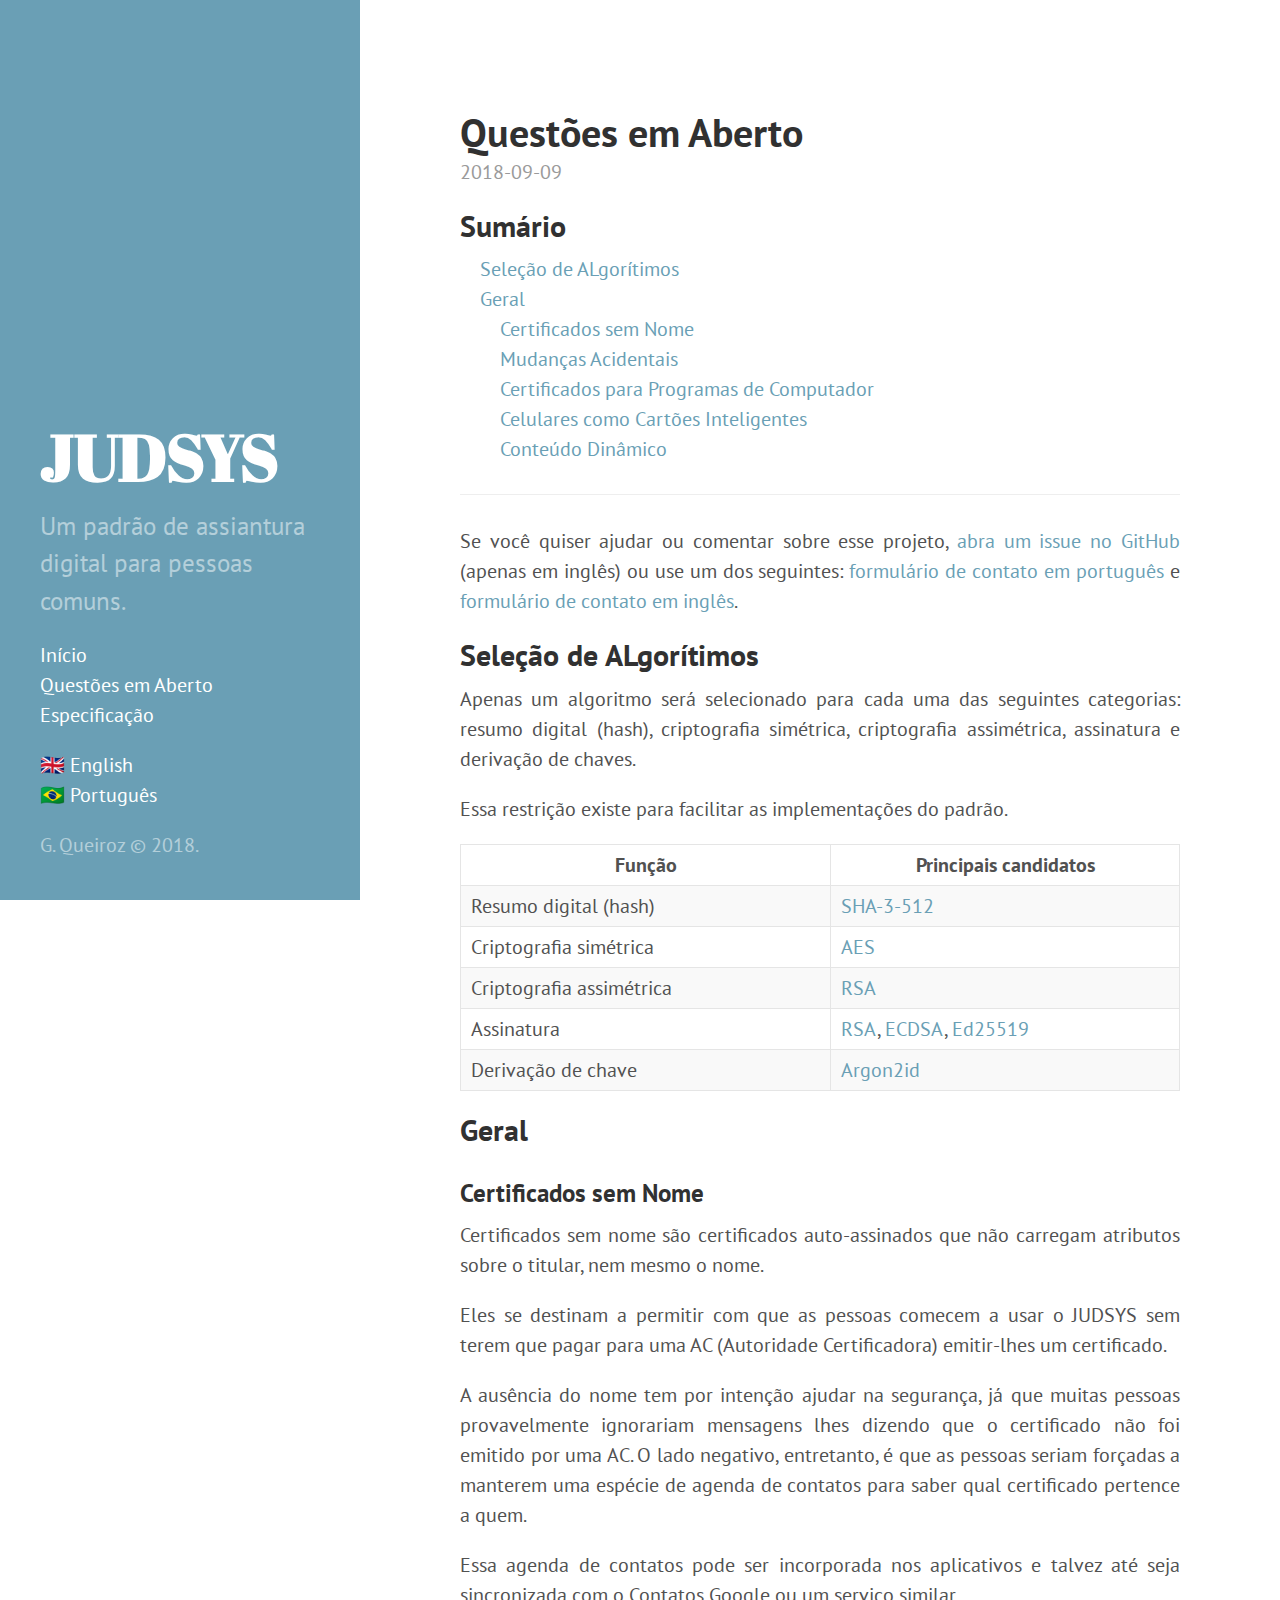
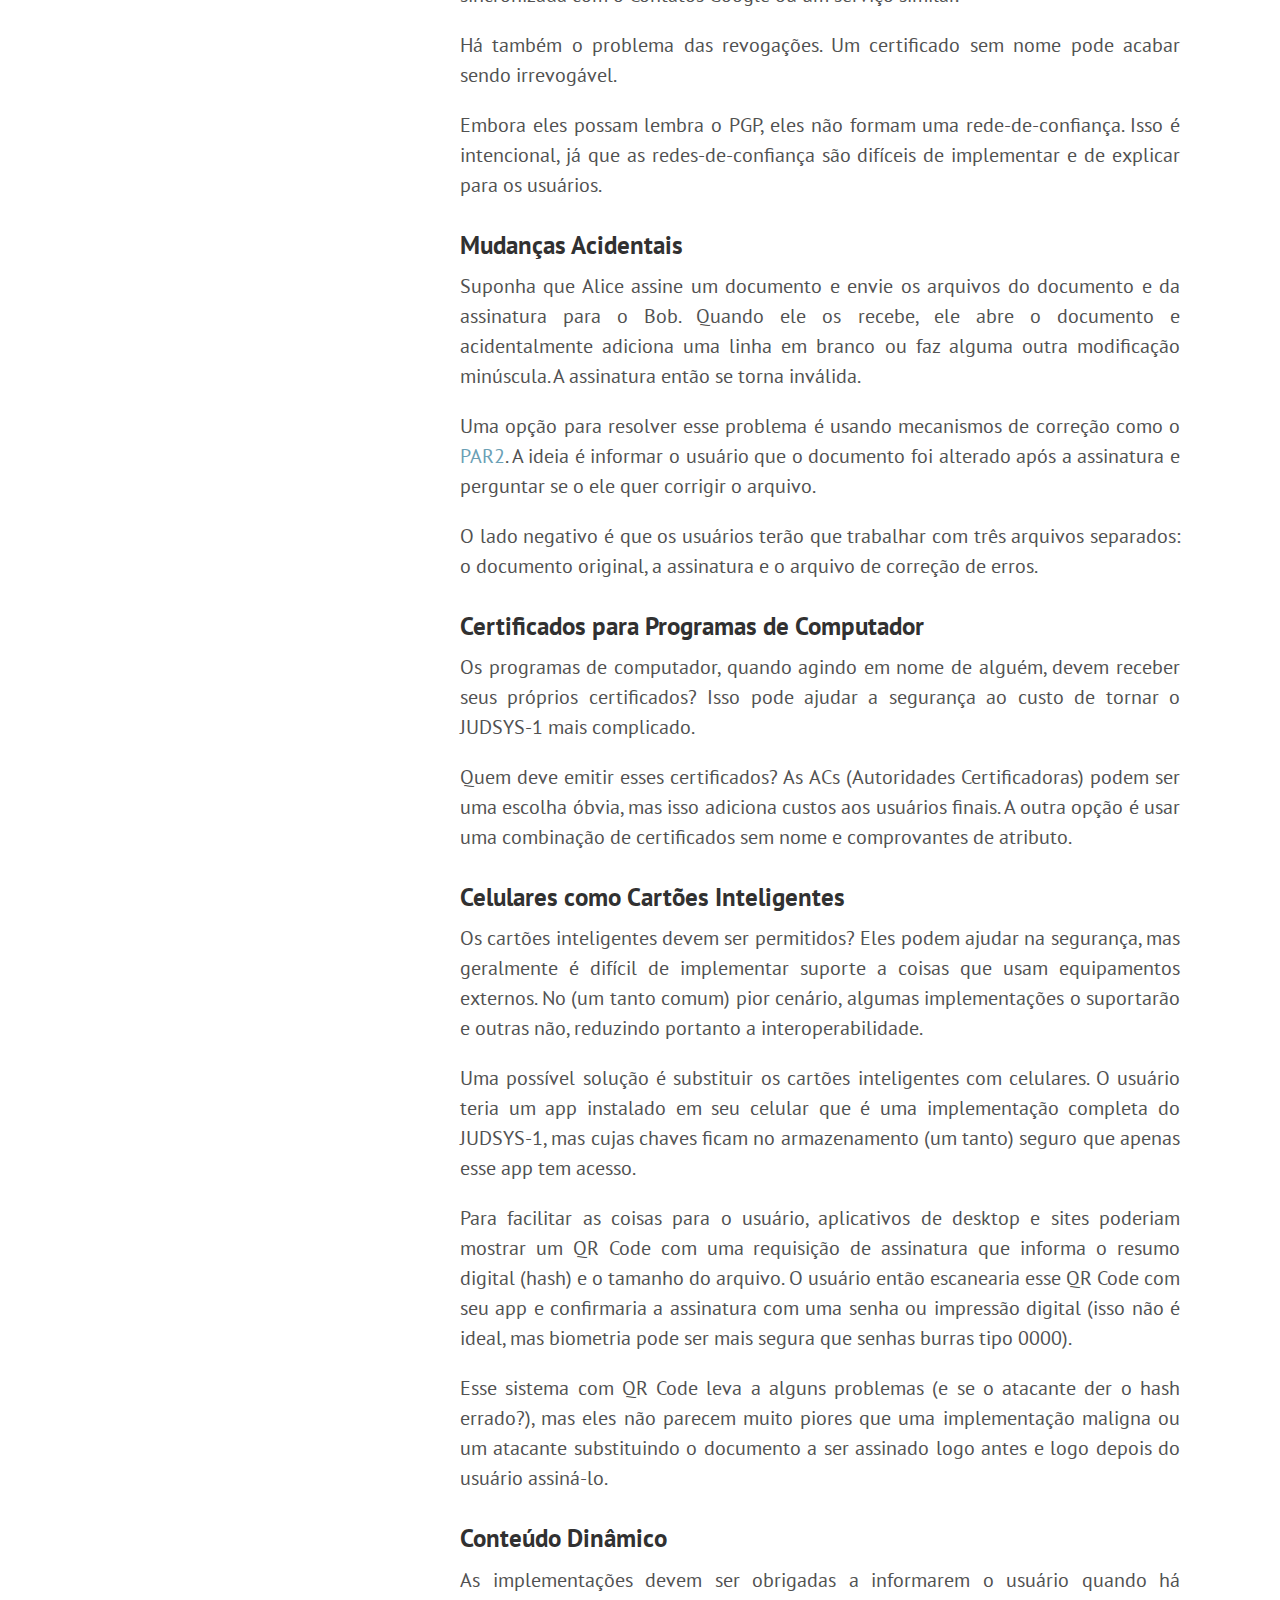
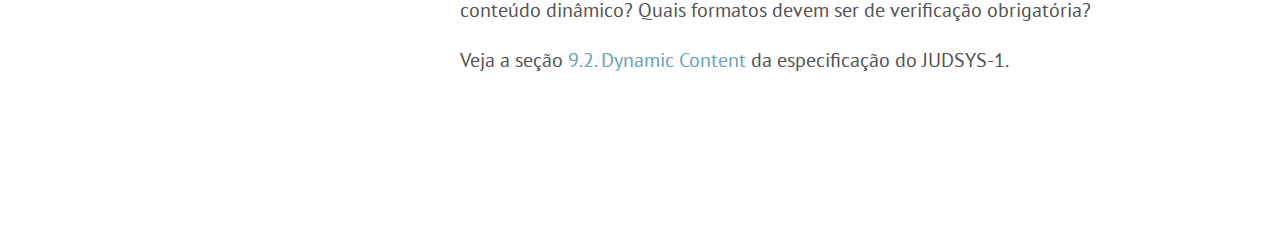
<file: pt/open_questions/index.html>
<!DOCTYPE html>
<html xmlns="http://www.w3.org/1999/xhtml" xml:lang="en" lang="en">
<head>
  <link href="//gmpg.org/xfn/11" rel="profile">
  <meta http-equiv="content-type" content="text/html; charset=utf-8">
  <meta name="generator" content="Hugo 0.47.1" />

  
  <meta name="viewport" content="width=device-width, initial-scale=1.0, maximum-scale=1">

  <title>Questões em Aberto &middot; JUDSYS</title>

  
  <link type="text/css" rel="stylesheet" href="https://judsys.github.io/css/print.css" media="print">
  <link type="text/css" rel="stylesheet" href="https://judsys.github.io/css/poole.css">
  <link type="text/css" rel="stylesheet" href="https://judsys.github.io/css/syntax.css">
  <link type="text/css" rel="stylesheet" href="https://judsys.github.io/css/hyde.css">
    <link rel="stylesheet" href="https://fonts.googleapis.com/css?family=Abril+Fatface|PT+Sans:400,400i,700">


  
  <link rel="apple-touch-icon-precomposed" sizes="144x144" href="/apple-touch-icon-144-precomposed.png">
  <link rel="shortcut icon" href="/favicon.png">

  
  <link href="" rel="alternate" type="application/rss+xml" title="JUDSYS" />

  
</head>

  <body class="theme-base-0d ">
  <div class="sidebar">
  <div class="container sidebar-sticky">
    <div class="sidebar-about">
      <a href="/pt/"><h1>JUDSYS</h1></a>
      <p class="lead">
      Um padrão de assiantura digital para pessoas comuns.
      </p>
    </div>
    
    <ul class="sidebar-nav">
      <li><a href="/pt/">Início</a> </li>
      <li><a href="/pt/open_questions"> Questões em Aberto </a></li><li><a href="/pt/spec"> Especificação </a></li>
    </ul>

    <ul class="sidebar-nav">
  
  <li><a href="https://judsys.github.io/en/open_questions/">🇬🇧 English</a></li>
  
  <li><a href="https://judsys.github.io/pt/open_questions/">🇧🇷 Português</a></li>
  
</ul>


    <p>G. Queiroz &copy; 2018.</p>
  </div>
</div>

    <div class="content container">
    <div class="post">
  <h1>Questões em Aberto</h1>
  <span class="post-date">2018-09-09</span>
  
<aside>
    <header>
    <h2>Sumário</h2>
    </header>
    <nav id="TableOfContents">
<ul>
<li>
<ul>
<li><a href="#seleção-de-algorítimos">Seleção de ALgorítimos</a></li>
<li><a href="#geral">Geral</a>
<ul>
<li><a href="#certificados-sem-nome">Certificados sem Nome</a></li>
<li><a href="#mudanças-acidentais">Mudanças Acidentais</a></li>
<li><a href="#certificados-para-programas-de-computador">Certificados para Programas de Computador</a></li>
<li><a href="#celulares-como-cartões-inteligentes">Celulares como Cartões Inteligentes</a></li>
<li><a href="#conteúdo-dinâmico">Conteúdo Dinâmico</a></li>
</ul></li>
</ul></li>
</ul>
</nav>
    <hr/>
</aside>

  

<p>Se você quiser ajudar ou comentar sobre esse projeto, <a href="https://github.com/JUDSYS/v1Spec/issues">abra um issue no GitHub</a> (apenas em inglês) ou use um dos seguintes: <a href="https://goo.gl/forms/0ZvcYGGLDq9EA22C3">formulário de contato em português</a> e <a href="https://goo.gl/forms/uijCieF4cWvsPTHX2">formulário de contato em inglês</a>.</p>

<h2 id="seleção-de-algorítimos">Seleção de ALgorítimos</h2>

<p>Apenas um algoritmo será selecionado para cada uma das seguintes categorias: resumo digital (hash), criptografia simétrica, criptografia assimétrica, assinatura e derivação de chaves.</p>

<p>Essa restrição existe para facilitar as implementações do padrão.</p>

<table>
<thead>
<tr>
<th>Função</th>
<th>Principais candidatos</th>
</tr>
</thead>

<tbody>
<tr>
<td>Resumo digital (hash)</td>
<td><a href="https://en.wikipedia.org/wiki/SHA-3">SHA-3-512</a></td>
</tr>

<tr>
<td>Criptografia simétrica</td>
<td><a href="https://en.wikipedia.org/wiki/Advanced_Encryption_Standard">AES</a></td>
</tr>

<tr>
<td>Criptografia assimétrica</td>
<td><a href="https://en.wikipedia.org/wiki/RSA_(cryptosystem)">RSA</a></td>
</tr>

<tr>
<td>Assinatura</td>
<td><a href="https://en.wikipedia.org/wiki/RSA_(cryptosystem)">RSA</a>, <a href="https://en.wikipedia.org/wiki/ECDSA">ECDSA</a>, <a href="https://en.wikipedia.org/wiki/EdDSA#Ed25519">Ed25519</a></td>
</tr>

<tr>
<td>Derivação de chave</td>
<td><a href="https://en.wikipedia.org/wiki/Argon2">Argon2id</a></td>
</tr>
</tbody>
</table>

<h2 id="geral">Geral</h2>

<h3 id="certificados-sem-nome">Certificados sem Nome</h3>

<p>Certificados sem nome são certificados auto-assinados que não carregam atributos sobre o titular, nem mesmo o nome.</p>

<p>Eles se destinam a permitir com que as pessoas comecem a usar o JUDSYS sem terem que pagar para uma AC (Autoridade Certificadora) emitir-lhes um certificado.</p>

<p>A ausência do nome tem por intenção ajudar na segurança, já que muitas pessoas provavelmente ignorariam mensagens lhes dizendo que o certificado não foi emitido por uma AC. O lado negativo, entretanto, é que as pessoas seriam forçadas a manterem uma espécie de agenda de contatos para saber qual certificado pertence a quem.</p>

<p>Essa agenda de contatos pode ser incorporada nos aplicativos e talvez até seja sincronizada com o Contatos Google ou um serviço similar.</p>

<p>Há também o problema das revogações. Um certificado sem nome pode acabar sendo irrevogável.</p>

<p>Embora eles possam lembra o PGP, eles não formam uma rede-de-confiança. Isso é intencional, já que as redes-de-confiança são difíceis de implementar e de explicar para os usuários.</p>

<h3 id="mudanças-acidentais">Mudanças Acidentais</h3>

<p>Suponha que Alice assine um documento e envie os arquivos do documento e da assinatura para o Bob. Quando ele os recebe, ele abre o documento e acidentalmente adiciona uma linha em branco ou faz alguma outra modificação minúscula. A assinatura então se torna inválida.</p>

<p>Uma opção para resolver esse problema é usando mecanismos de correção como o <a href="https://en.wikipedia.org/wiki/Parchive">PAR2</a>. A ideia é informar o usuário que o documento foi alterado após a assinatura e perguntar se o ele quer corrigir o arquivo.</p>

<p>O lado negativo é que os usuários terão que trabalhar com três arquivos separados: o documento original, a assinatura e o arquivo de correção de erros.</p>

<h3 id="certificados-para-programas-de-computador">Certificados para Programas de Computador</h3>

<p>Os programas de computador, quando agindo em nome de alguém, devem receber seus próprios certificados? Isso pode ajudar a segurança ao custo de tornar o JUDSYS-1 mais complicado.</p>

<p>Quem deve emitir esses certificados? As ACs (Autoridades Certificadoras) podem ser uma escolha óbvia, mas isso adiciona custos aos usuários finais. A outra opção é usar uma combinação de certificados sem nome e comprovantes de atributo.</p>

<h3 id="celulares-como-cartões-inteligentes">Celulares como Cartões Inteligentes</h3>

<p>Os cartões inteligentes devem ser permitidos? Eles podem ajudar na segurança, mas geralmente é difícil de implementar suporte a coisas que usam equipamentos externos. No (um tanto comum) pior cenário, algumas implementações o suportarão e outras não, reduzindo portanto a interoperabilidade.</p>

<p>Uma possível solução é substituir os cartões inteligentes com celulares. O usuário teria um app instalado em seu celular que é uma implementação completa do JUDSYS-1, mas cujas chaves ficam no armazenamento (um tanto) seguro que apenas esse app tem acesso.</p>

<p>Para facilitar as coisas para o usuário, aplicativos de desktop e sites poderiam mostrar um QR Code com uma requisição de assinatura que informa o resumo digital (hash) e o tamanho do arquivo. O usuário então escanearia esse QR Code com seu app e confirmaria a assinatura com uma senha ou impressão digital (isso não é ideal, mas biometria pode ser mais segura que senhas burras tipo 0000).</p>

<p>Esse sistema com QR Code leva a alguns problemas (e se o atacante der o hash errado?), mas eles não parecem muito piores que uma implementação maligna ou um atacante substituindo o documento a ser assinado logo antes e logo depois do usuário assiná-lo.</p>

<h3 id="conteúdo-dinâmico">Conteúdo Dinâmico</h3>

<p>As implementações devem ser obrigadas a informarem o usuário quando há conteúdo dinâmico? Quais formatos devem ser de verificação obrigatória?</p>

<p>Veja a seção <a href="/specs/draft-judsys1-latest.html#rfc.section.9.2">9.2. Dynamic Content</a> da especificação do JUDSYS-1.</p>

</div>


    </div>

    
  </body>
</html>
</file>
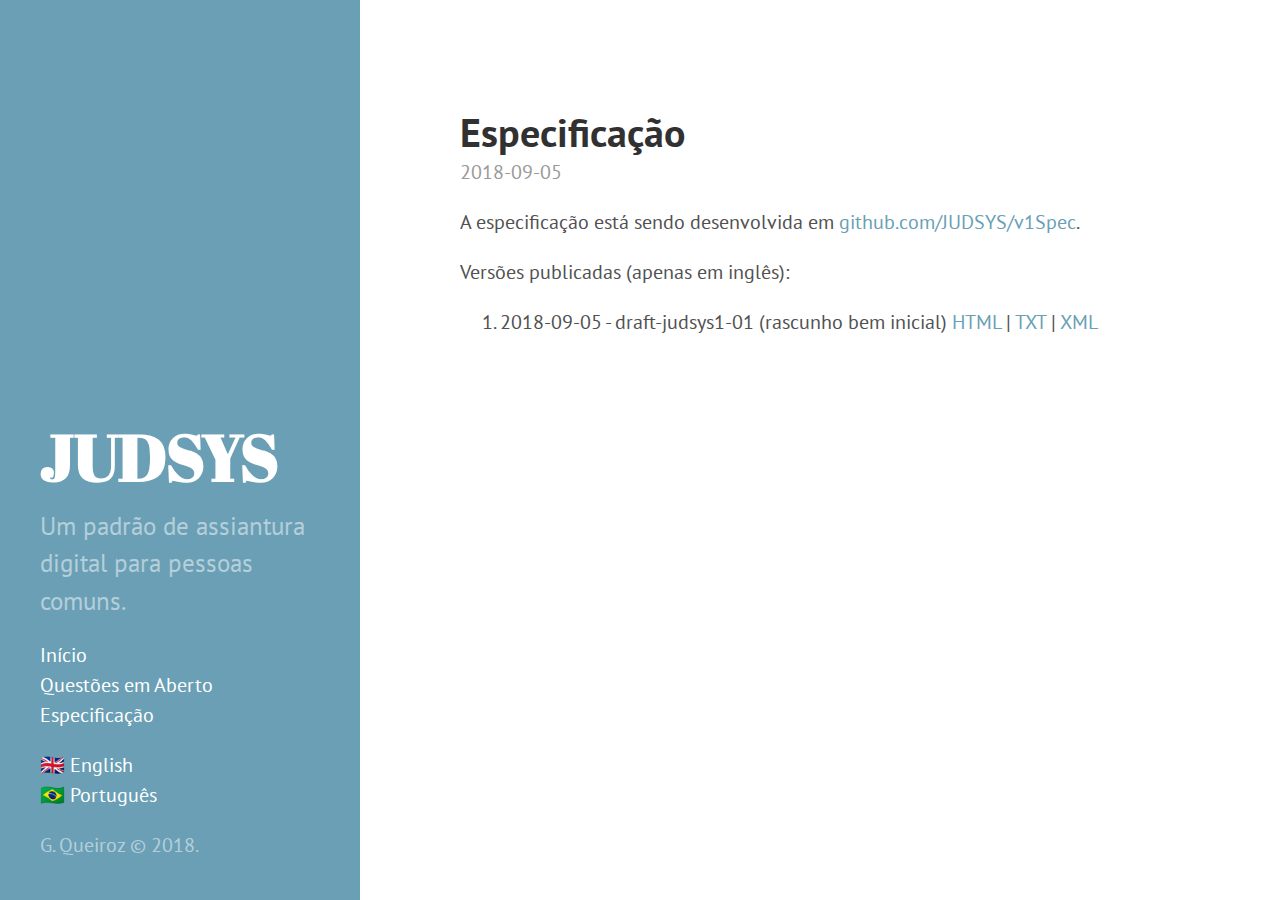
<file: pt/spec/index.html>
<!DOCTYPE html>
<html xmlns="http://www.w3.org/1999/xhtml" xml:lang="en" lang="en">
<head>
  <link href="//gmpg.org/xfn/11" rel="profile">
  <meta http-equiv="content-type" content="text/html; charset=utf-8">
  <meta name="generator" content="Hugo 0.47.1" />

  
  <meta name="viewport" content="width=device-width, initial-scale=1.0, maximum-scale=1">

  <title>Especificação &middot; JUDSYS</title>

  
  <link type="text/css" rel="stylesheet" href="https://judsys.github.io/css/print.css" media="print">
  <link type="text/css" rel="stylesheet" href="https://judsys.github.io/css/poole.css">
  <link type="text/css" rel="stylesheet" href="https://judsys.github.io/css/syntax.css">
  <link type="text/css" rel="stylesheet" href="https://judsys.github.io/css/hyde.css">
    <link rel="stylesheet" href="https://fonts.googleapis.com/css?family=Abril+Fatface|PT+Sans:400,400i,700">


  
  <link rel="apple-touch-icon-precomposed" sizes="144x144" href="/apple-touch-icon-144-precomposed.png">
  <link rel="shortcut icon" href="/favicon.png">

  
  <link href="" rel="alternate" type="application/rss+xml" title="JUDSYS" />

  
</head>

  <body class="theme-base-0d ">
  <div class="sidebar">
  <div class="container sidebar-sticky">
    <div class="sidebar-about">
      <a href="/pt/"><h1>JUDSYS</h1></a>
      <p class="lead">
      Um padrão de assiantura digital para pessoas comuns.
      </p>
    </div>
    
    <ul class="sidebar-nav">
      <li><a href="/pt/">Início</a> </li>
      <li><a href="/pt/open_questions"> Questões em Aberto </a></li><li><a href="/pt/spec"> Especificação </a></li>
    </ul>

    <ul class="sidebar-nav">
  
  <li><a href="https://judsys.github.io/en/spec/">🇬🇧 English</a></li>
  
  <li><a href="https://judsys.github.io/pt/spec/">🇧🇷 Português</a></li>
  
</ul>


    <p>G. Queiroz &copy; 2018.</p>
  </div>
</div>

    <div class="content container">
    <div class="post">
  <h1>Especificação</h1>
  <span class="post-date">2018-09-05</span>
  
  <p>A especificação está sendo desenvolvida em <a href="https://github.com/judsys/v1spec">github.com/JUDSYS/v1Spec</a>.</p>

<p>Versões publicadas (apenas em inglês):</p>

<ol>
<li>2018-09-05 - draft-judsys1-01 (rascunho bem inicial) <a href="/specs/draft-judsys1-01.html">HTML</a> | <a href="/specs/draft-judsys1-01.txt">TXT</a> | <a href="/specs/draft-judsys1-01.xml">XML</a></li>
</ol>

</div>


    </div>

    
  </body>
</html>
</file>
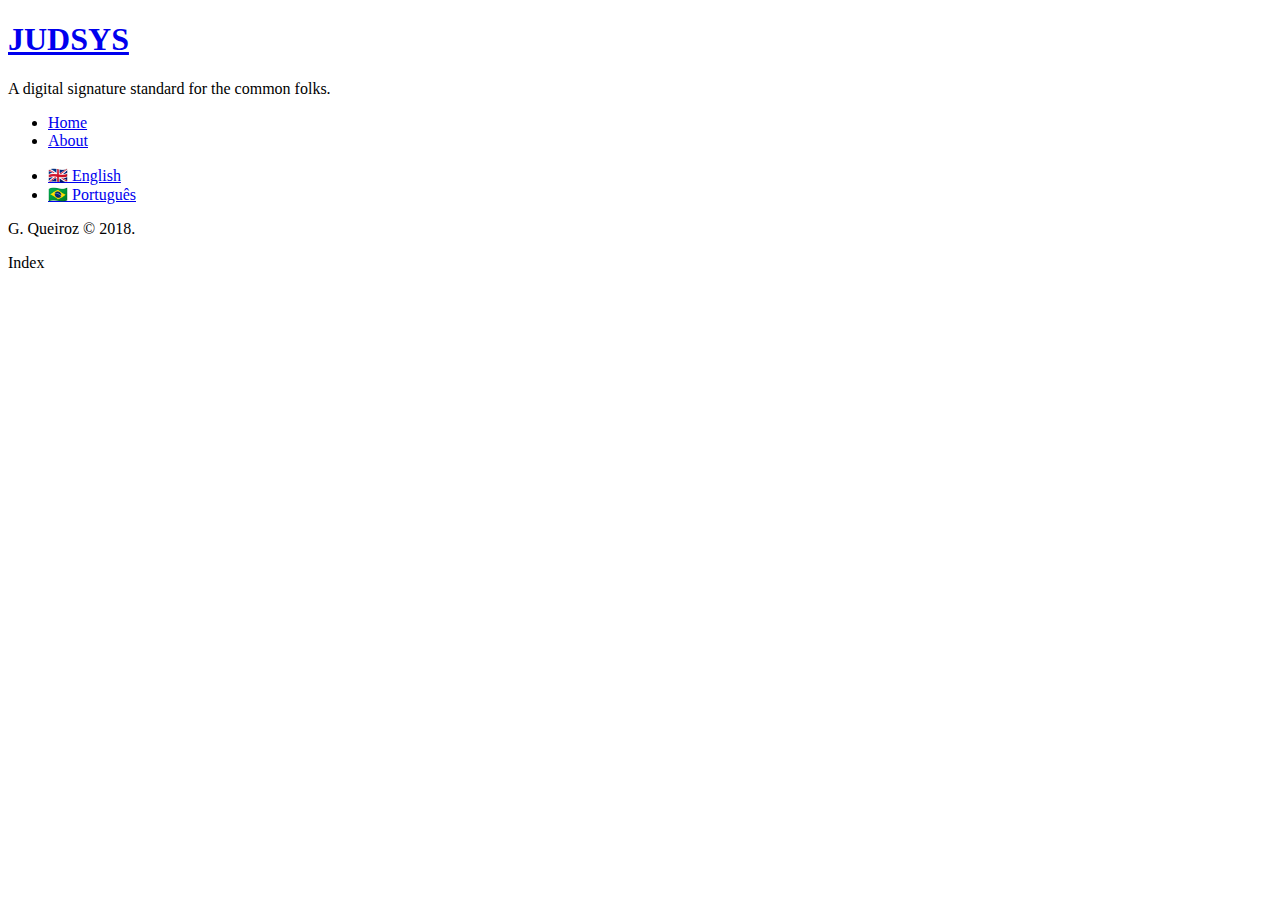
<file: src/en/index.html>
<!DOCTYPE html>
<html xmlns="http://www.w3.org/1999/xhtml" xml:lang="en" lang="en">
<head>
  <link href="//gmpg.org/xfn/11" rel="profile">
  <meta http-equiv="content-type" content="text/html; charset=utf-8">
  <meta name="generator" content="Hugo 0.47.1" />

  
  <meta name="viewport" content="width=device-width, initial-scale=1.0, maximum-scale=1">

  <title>JUDSYS</title>

  
  <link type="text/css" rel="stylesheet" href="https://judsys.github.iocss/print.css" media="print">
  <link type="text/css" rel="stylesheet" href="https://judsys.github.iocss/poole.css">
  <link type="text/css" rel="stylesheet" href="https://judsys.github.iocss/syntax.css">
  <link type="text/css" rel="stylesheet" href="https://judsys.github.iocss/hyde.css">
    <link rel="stylesheet" href="https://fonts.googleapis.com/css?family=Abril+Fatface|PT+Sans:400,400i,700">


  
  <link rel="apple-touch-icon-precomposed" sizes="144x144" href="/apple-touch-icon-144-precomposed.png">
  <link rel="shortcut icon" href="/favicon.png">

  
  <link href="https://judsys.github.io/en/index.xml" rel="alternate" type="application/rss+xml" title="JUDSYS" />

  
</head>

  <body class="theme-base-0d ">
  <div class="sidebar">
  <div class="container sidebar-sticky">
    <div class="sidebar-about">
      <a href="/en"><h1>JUDSYS</h1></a>
      <p class="lead">
      A digital signature standard for the common folks.
      </p>
    </div>
    
    <ul class="sidebar-nav">
      <li><a href="/en">Home</a> </li>
      <li><a href="/en/about"> About </a></li>
    </ul>

    <ul class="sidebar-nav">
  
  <li><a href="https://judsys.github.io/en/">🇬🇧 English</a></li>
  
  <li><a href="https://judsys.github.io/pt/">🇧🇷 Português</a></li>
  
</ul>


    <p>G. Queiroz &copy; 2018.</p>
  </div>
</div>

    <div class="content container">
    <div class="post">
  <p>Index</p>

</div>


    </div>

    
  </body>
</html>
</file>
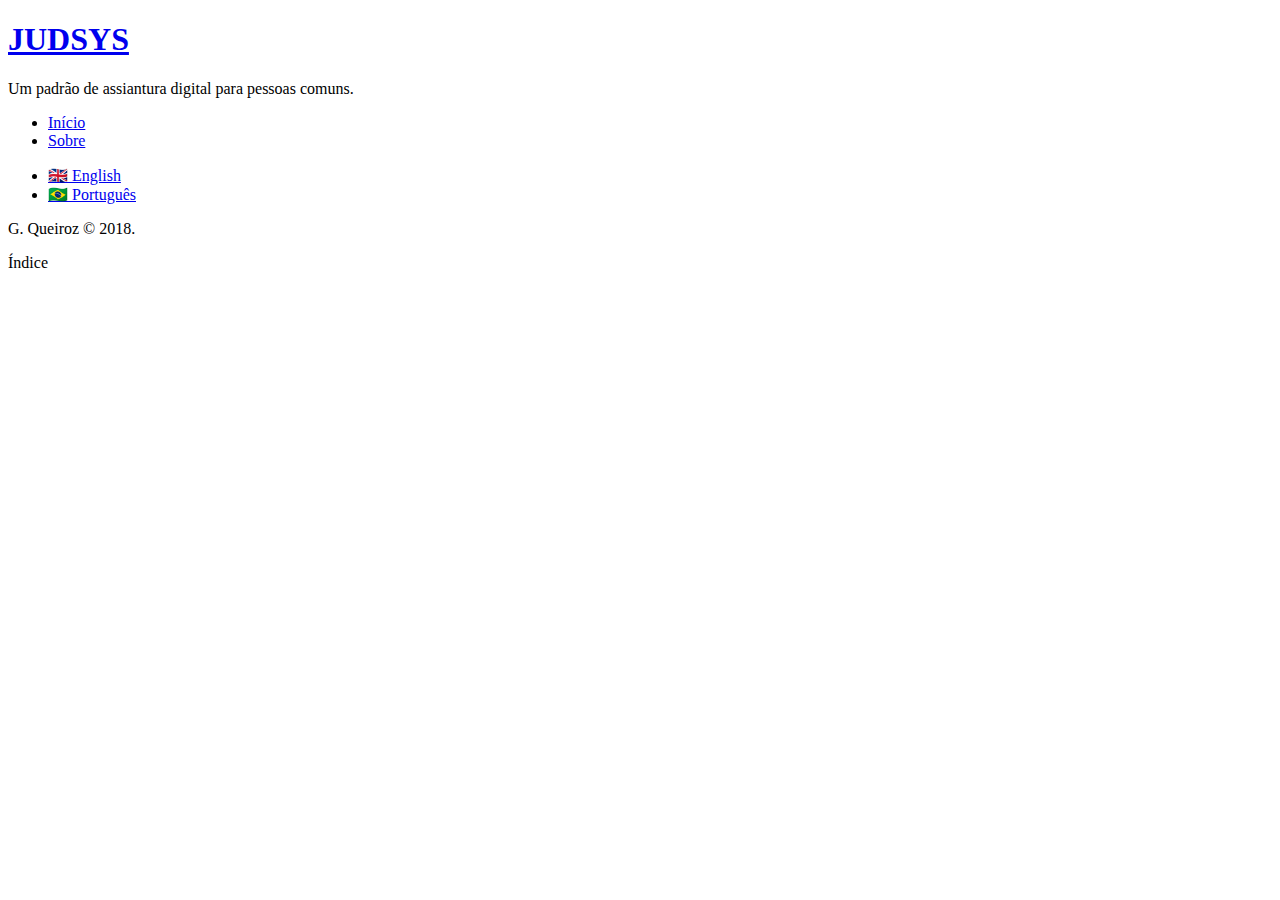
<file: src/pt/index.html>
<!DOCTYPE html>
<html xmlns="http://www.w3.org/1999/xhtml" xml:lang="en" lang="en">
<head>
  <link href="//gmpg.org/xfn/11" rel="profile">
  <meta http-equiv="content-type" content="text/html; charset=utf-8">
  <meta name="generator" content="Hugo 0.47.1" />

  
  <meta name="viewport" content="width=device-width, initial-scale=1.0, maximum-scale=1">

  <title>JUDSYS</title>

  
  <link type="text/css" rel="stylesheet" href="https://judsys.github.iocss/print.css" media="print">
  <link type="text/css" rel="stylesheet" href="https://judsys.github.iocss/poole.css">
  <link type="text/css" rel="stylesheet" href="https://judsys.github.iocss/syntax.css">
  <link type="text/css" rel="stylesheet" href="https://judsys.github.iocss/hyde.css">
    <link rel="stylesheet" href="https://fonts.googleapis.com/css?family=Abril+Fatface|PT+Sans:400,400i,700">


  
  <link rel="apple-touch-icon-precomposed" sizes="144x144" href="/apple-touch-icon-144-precomposed.png">
  <link rel="shortcut icon" href="/favicon.png">

  
  <link href="https://judsys.github.io/pt/index.xml" rel="alternate" type="application/rss+xml" title="JUDSYS" />

  
</head>

  <body class="theme-base-0d ">
  <div class="sidebar">
  <div class="container sidebar-sticky">
    <div class="sidebar-about">
      <a href="/pt"><h1>JUDSYS</h1></a>
      <p class="lead">
      Um padrão de assiantura digital para pessoas comuns.
      </p>
    </div>
    
    <ul class="sidebar-nav">
      <li><a href="/pt">Início</a> </li>
      <li><a href="/pt/about"> Sobre </a></li>
    </ul>

    <ul class="sidebar-nav">
  
  <li><a href="https://judsys.github.io/en/">🇬🇧 English</a></li>
  
  <li><a href="https://judsys.github.io/pt/">🇧🇷 Português</a></li>
  
</ul>


    <p>G. Queiroz &copy; 2018.</p>
  </div>
</div>

    <div class="content container">
    <div class="post">
  <p>Índice</p>

</div>


    </div>

    
  </body>
</html>
</file>
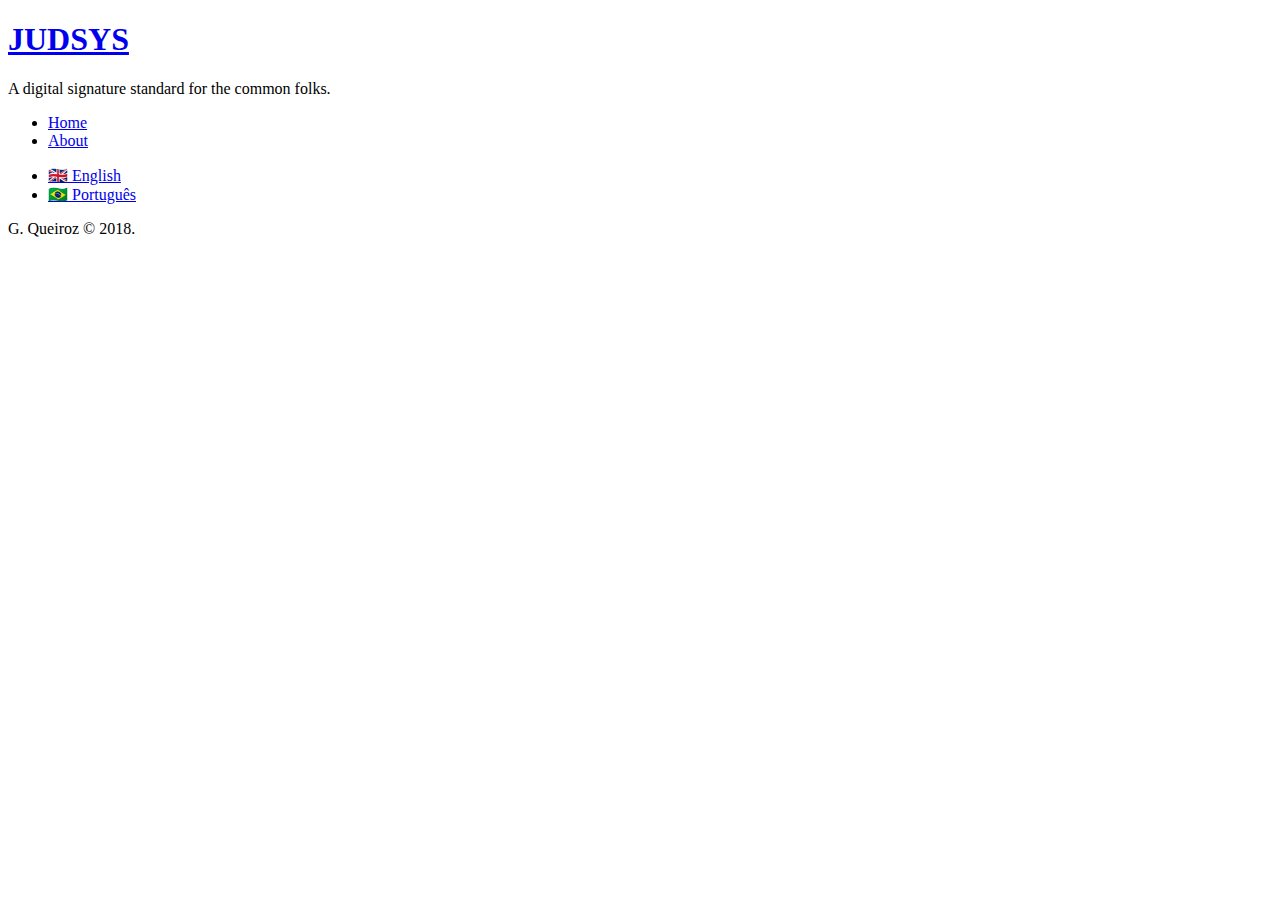
<file: src/en/categories/index.html>
<!DOCTYPE html>
<html xmlns="http://www.w3.org/1999/xhtml" xml:lang="en" lang="en">
<head>
  <link href="//gmpg.org/xfn/11" rel="profile">
  <meta http-equiv="content-type" content="text/html; charset=utf-8">
  <meta name="generator" content="Hugo 0.47.1" />

  
  <meta name="viewport" content="width=device-width, initial-scale=1.0, maximum-scale=1">

  <title>Categories &middot; JUDSYS</title>

  
  <link type="text/css" rel="stylesheet" href="https://judsys.github.iocss/print.css" media="print">
  <link type="text/css" rel="stylesheet" href="https://judsys.github.iocss/poole.css">
  <link type="text/css" rel="stylesheet" href="https://judsys.github.iocss/syntax.css">
  <link type="text/css" rel="stylesheet" href="https://judsys.github.iocss/hyde.css">
    <link rel="stylesheet" href="https://fonts.googleapis.com/css?family=Abril+Fatface|PT+Sans:400,400i,700">


  
  <link rel="apple-touch-icon-precomposed" sizes="144x144" href="/apple-touch-icon-144-precomposed.png">
  <link rel="shortcut icon" href="/favicon.png">

  
  <link href="https://judsys.github.io/en/categories/index.xml" rel="alternate" type="application/rss+xml" title="JUDSYS" />

  
</head>

  <body class="theme-base-0d ">
  <div class="sidebar">
  <div class="container sidebar-sticky">
    <div class="sidebar-about">
      <a href="/en"><h1>JUDSYS</h1></a>
      <p class="lead">
      A digital signature standard for the common folks.
      </p>
    </div>
    
    <ul class="sidebar-nav">
      <li><a href="/en">Home</a> </li>
      <li><a href="/en/about"> About </a></li>
    </ul>

    <ul class="sidebar-nav">
  
  <li><a href="https://judsys.github.io/en/categories/">🇬🇧 English</a></li>
  
  <li><a href="https://judsys.github.io/pt/categories/">🇧🇷 Português</a></li>
  
</ul>


    <p>G. Queiroz &copy; 2018.</p>
  </div>
</div>

    <div class="content container">
    <ul class="posts">

</ul>
    </div>

    
  </body>
</html>
</file>
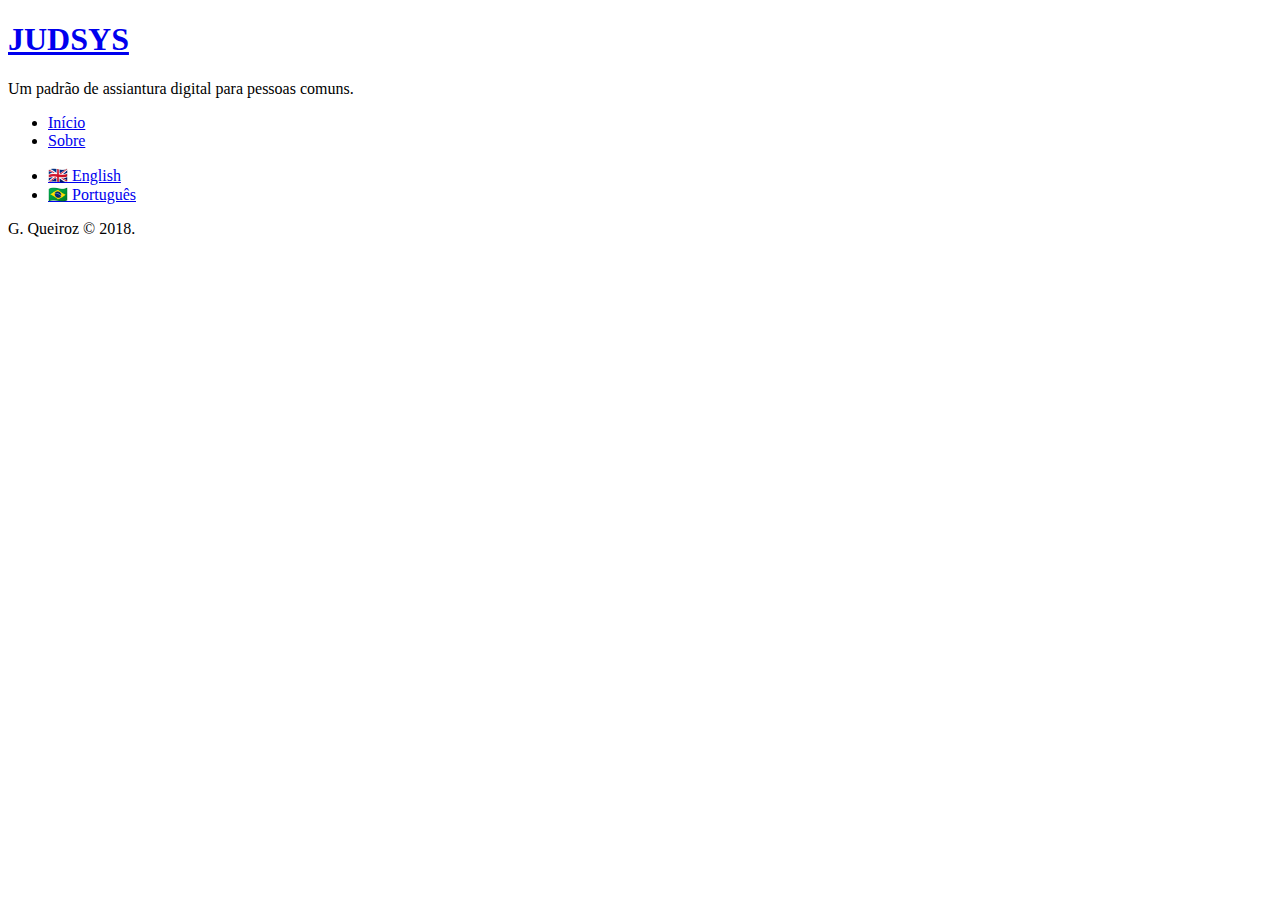
<file: src/pt/categories/index.html>
<!DOCTYPE html>
<html xmlns="http://www.w3.org/1999/xhtml" xml:lang="en" lang="en">
<head>
  <link href="//gmpg.org/xfn/11" rel="profile">
  <meta http-equiv="content-type" content="text/html; charset=utf-8">
  <meta name="generator" content="Hugo 0.47.1" />

  
  <meta name="viewport" content="width=device-width, initial-scale=1.0, maximum-scale=1">

  <title>Categories &middot; JUDSYS</title>

  
  <link type="text/css" rel="stylesheet" href="https://judsys.github.iocss/print.css" media="print">
  <link type="text/css" rel="stylesheet" href="https://judsys.github.iocss/poole.css">
  <link type="text/css" rel="stylesheet" href="https://judsys.github.iocss/syntax.css">
  <link type="text/css" rel="stylesheet" href="https://judsys.github.iocss/hyde.css">
    <link rel="stylesheet" href="https://fonts.googleapis.com/css?family=Abril+Fatface|PT+Sans:400,400i,700">


  
  <link rel="apple-touch-icon-precomposed" sizes="144x144" href="/apple-touch-icon-144-precomposed.png">
  <link rel="shortcut icon" href="/favicon.png">

  
  <link href="https://judsys.github.io/pt/categories/index.xml" rel="alternate" type="application/rss+xml" title="JUDSYS" />

  
</head>

  <body class="theme-base-0d ">
  <div class="sidebar">
  <div class="container sidebar-sticky">
    <div class="sidebar-about">
      <a href="/pt"><h1>JUDSYS</h1></a>
      <p class="lead">
      Um padrão de assiantura digital para pessoas comuns.
      </p>
    </div>
    
    <ul class="sidebar-nav">
      <li><a href="/pt">Início</a> </li>
      <li><a href="/pt/about"> Sobre </a></li>
    </ul>

    <ul class="sidebar-nav">
  
  <li><a href="https://judsys.github.io/en/categories/">🇬🇧 English</a></li>
  
  <li><a href="https://judsys.github.io/pt/categories/">🇧🇷 Português</a></li>
  
</ul>


    <p>G. Queiroz &copy; 2018.</p>
  </div>
</div>

    <div class="content container">
    <ul class="posts">

</ul>
    </div>

    
  </body>
</html>
</file>
